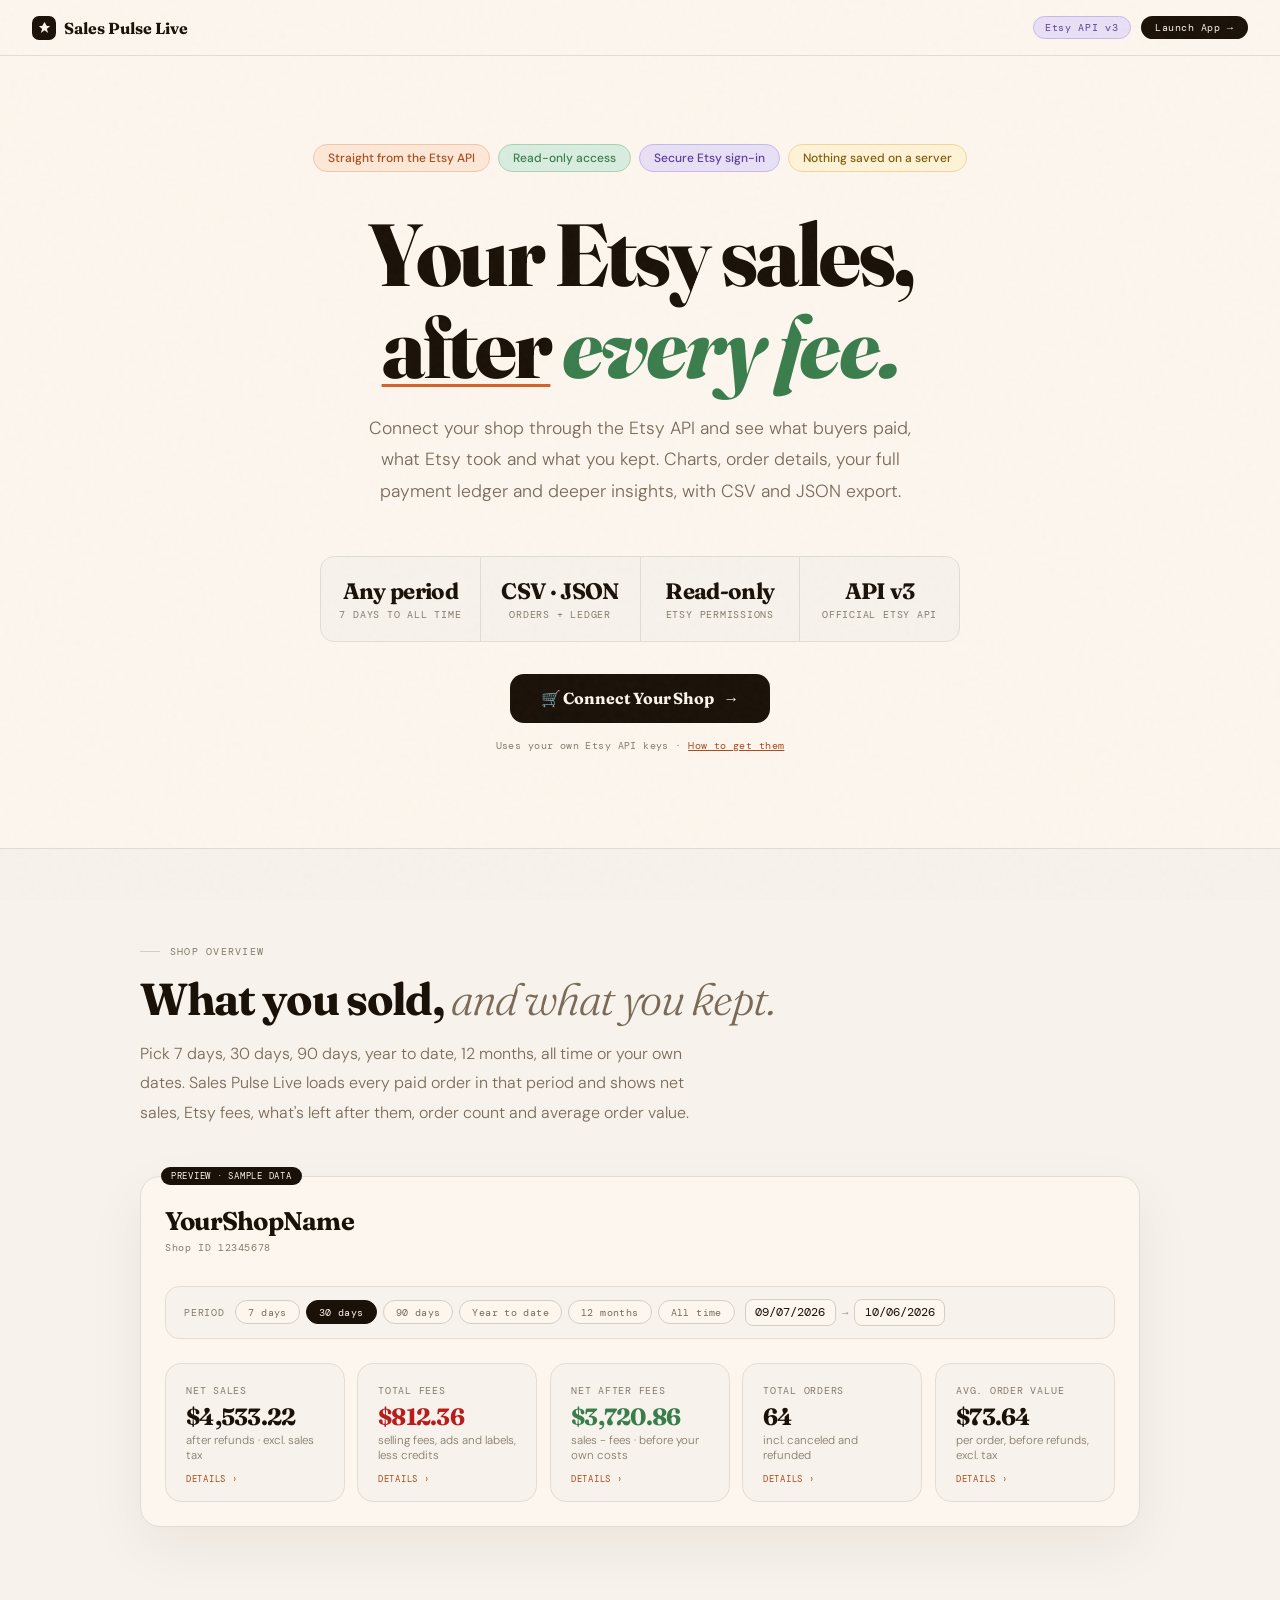
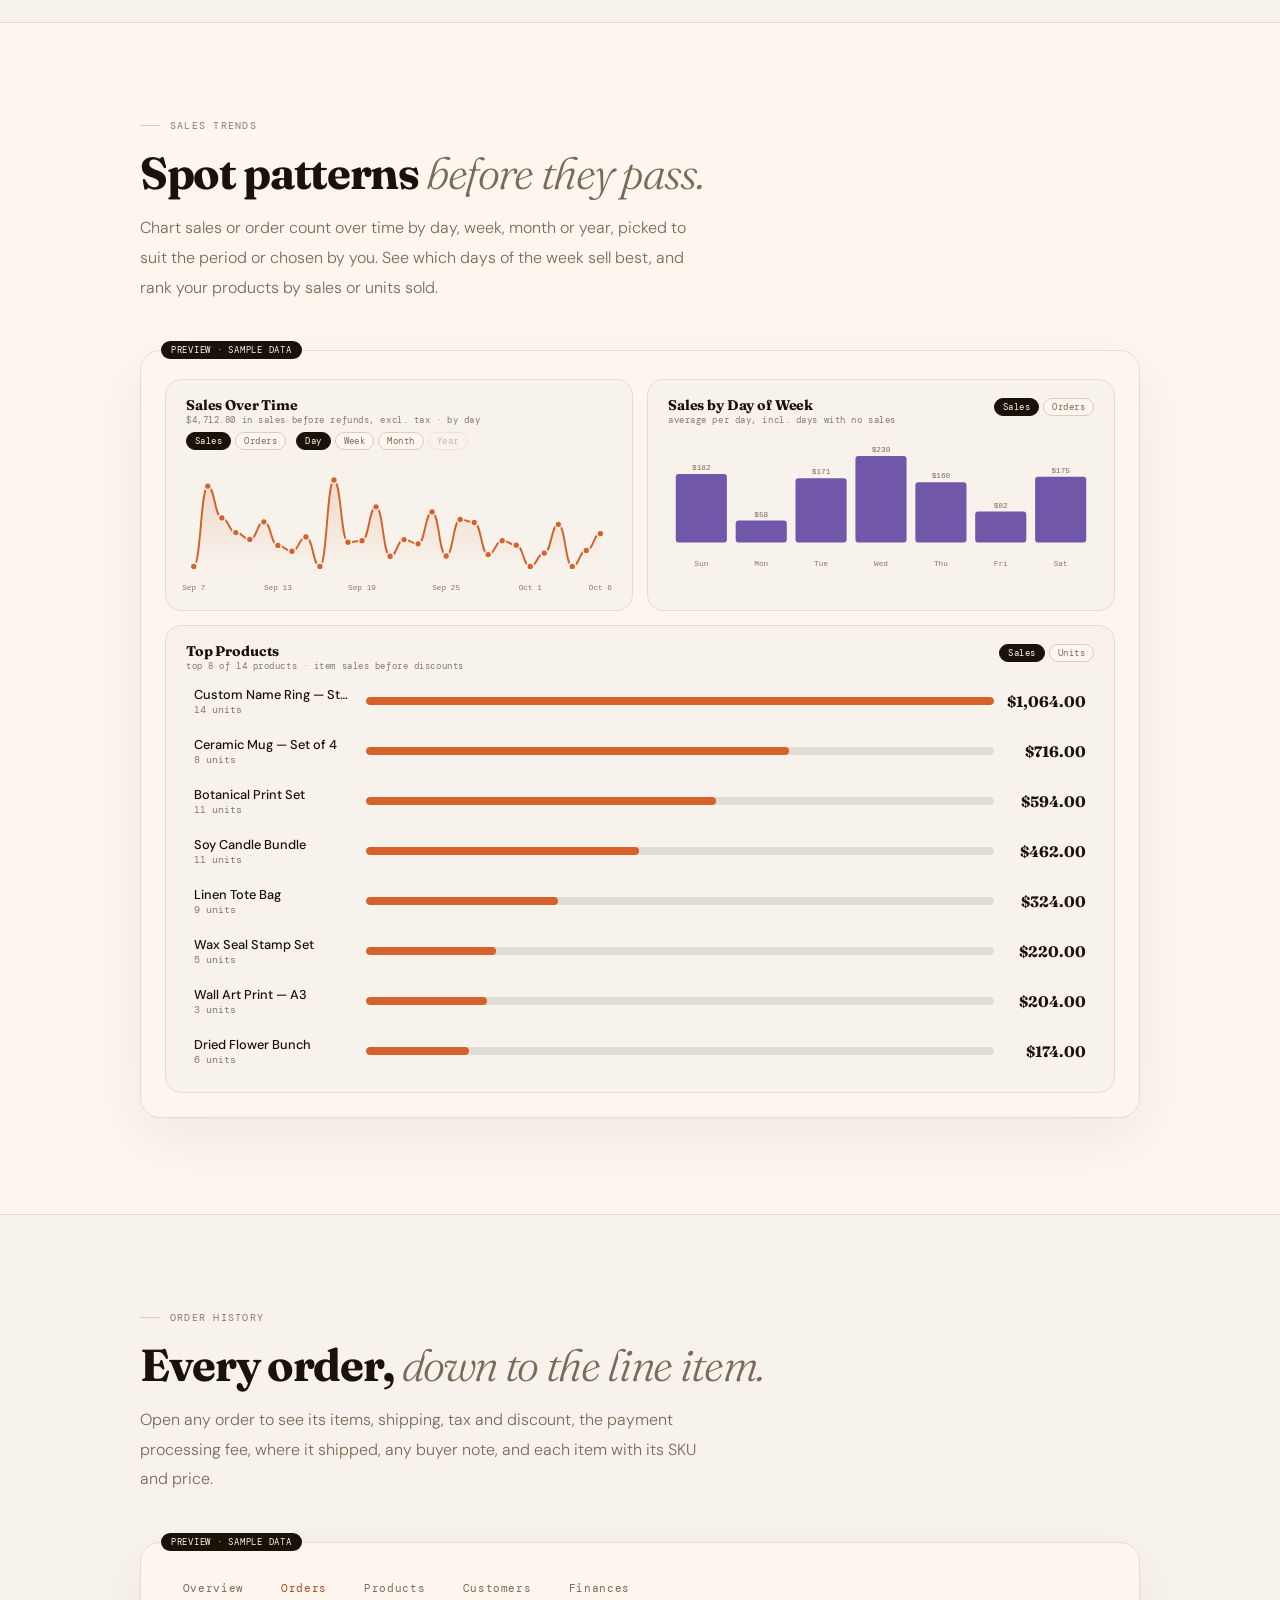
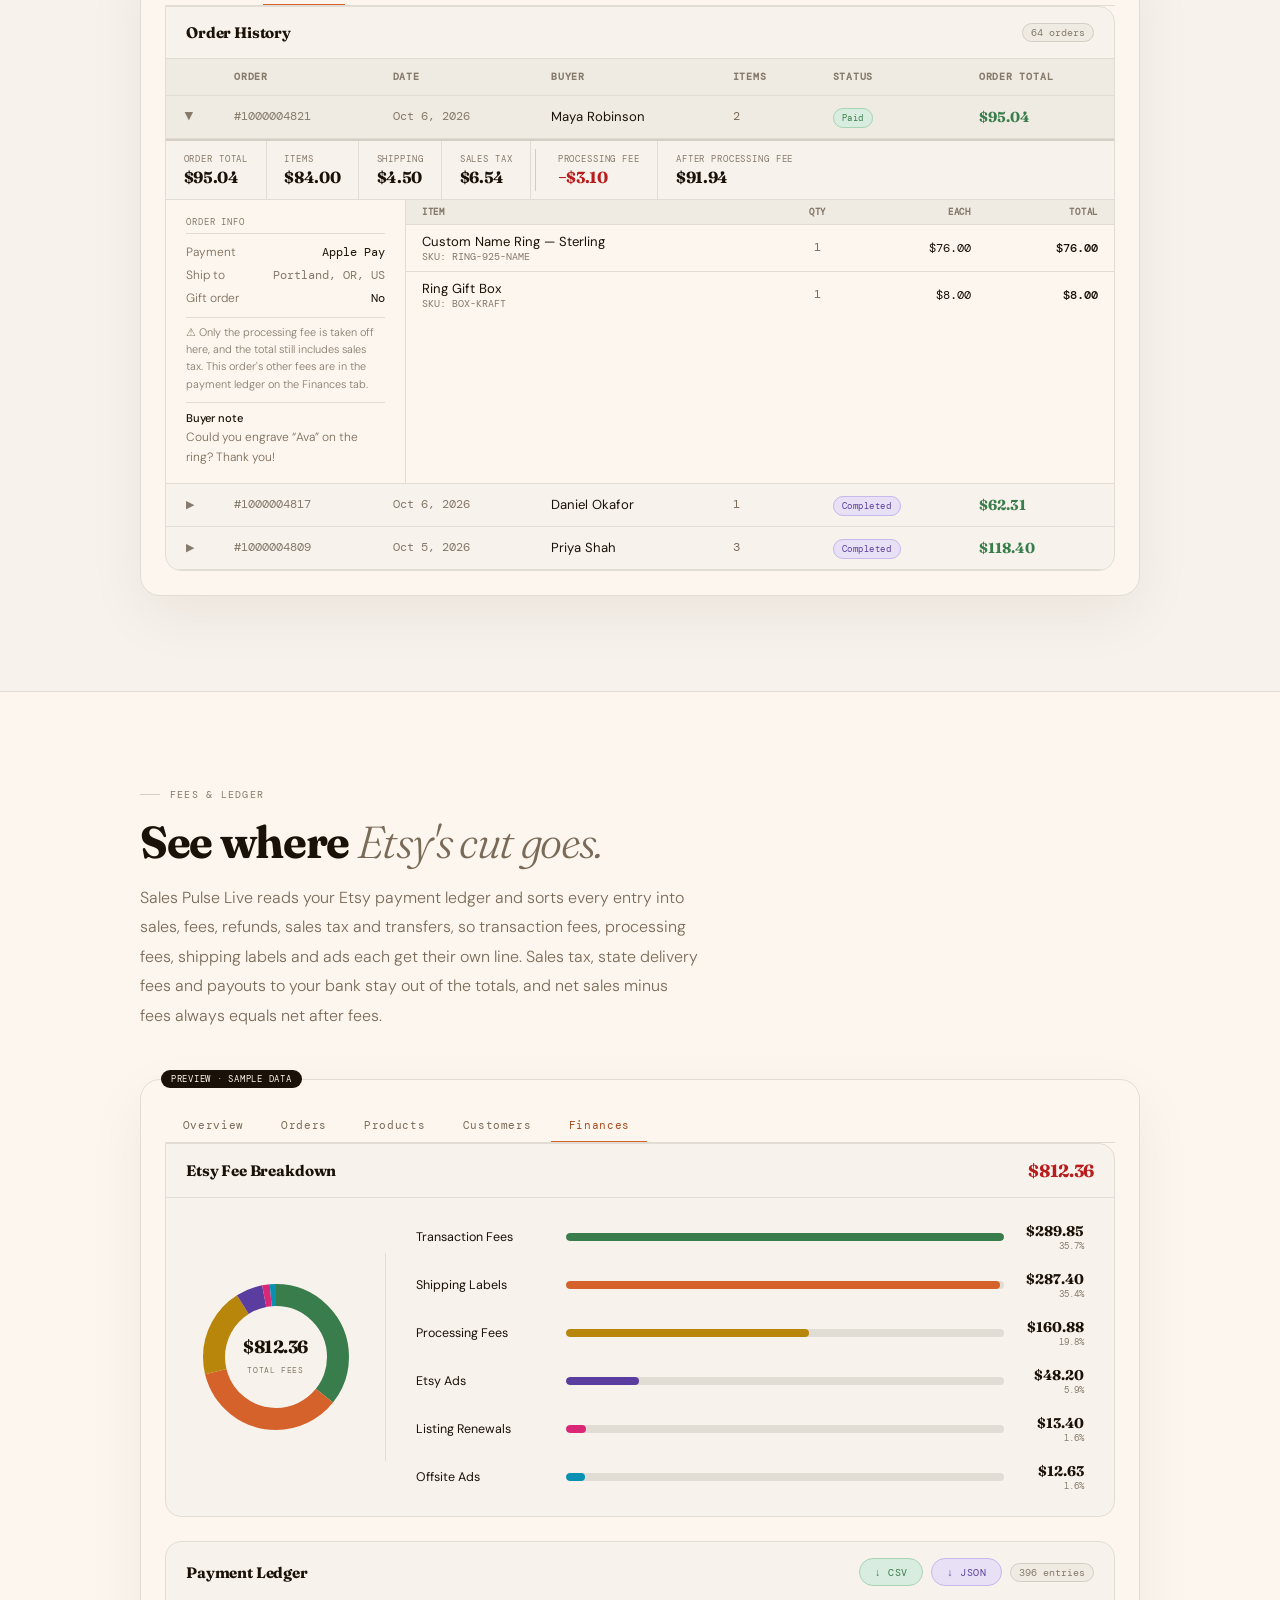
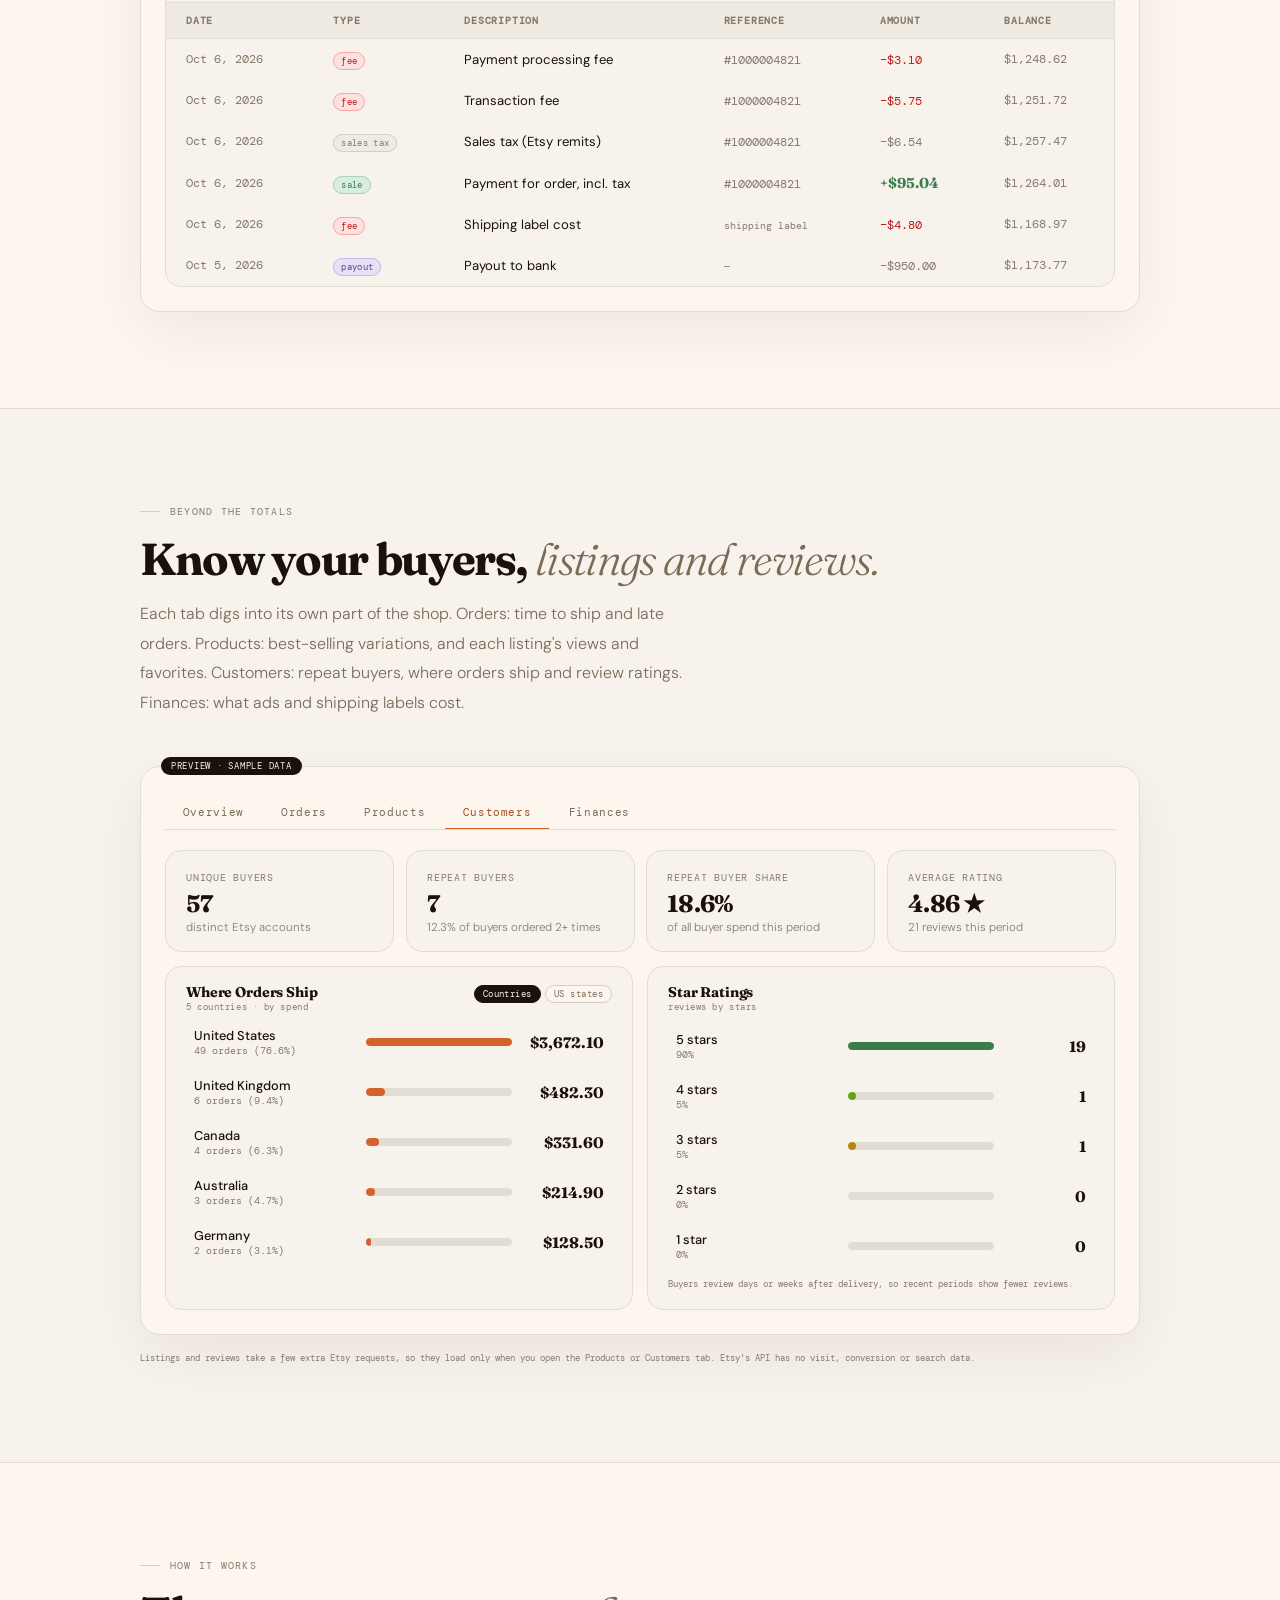
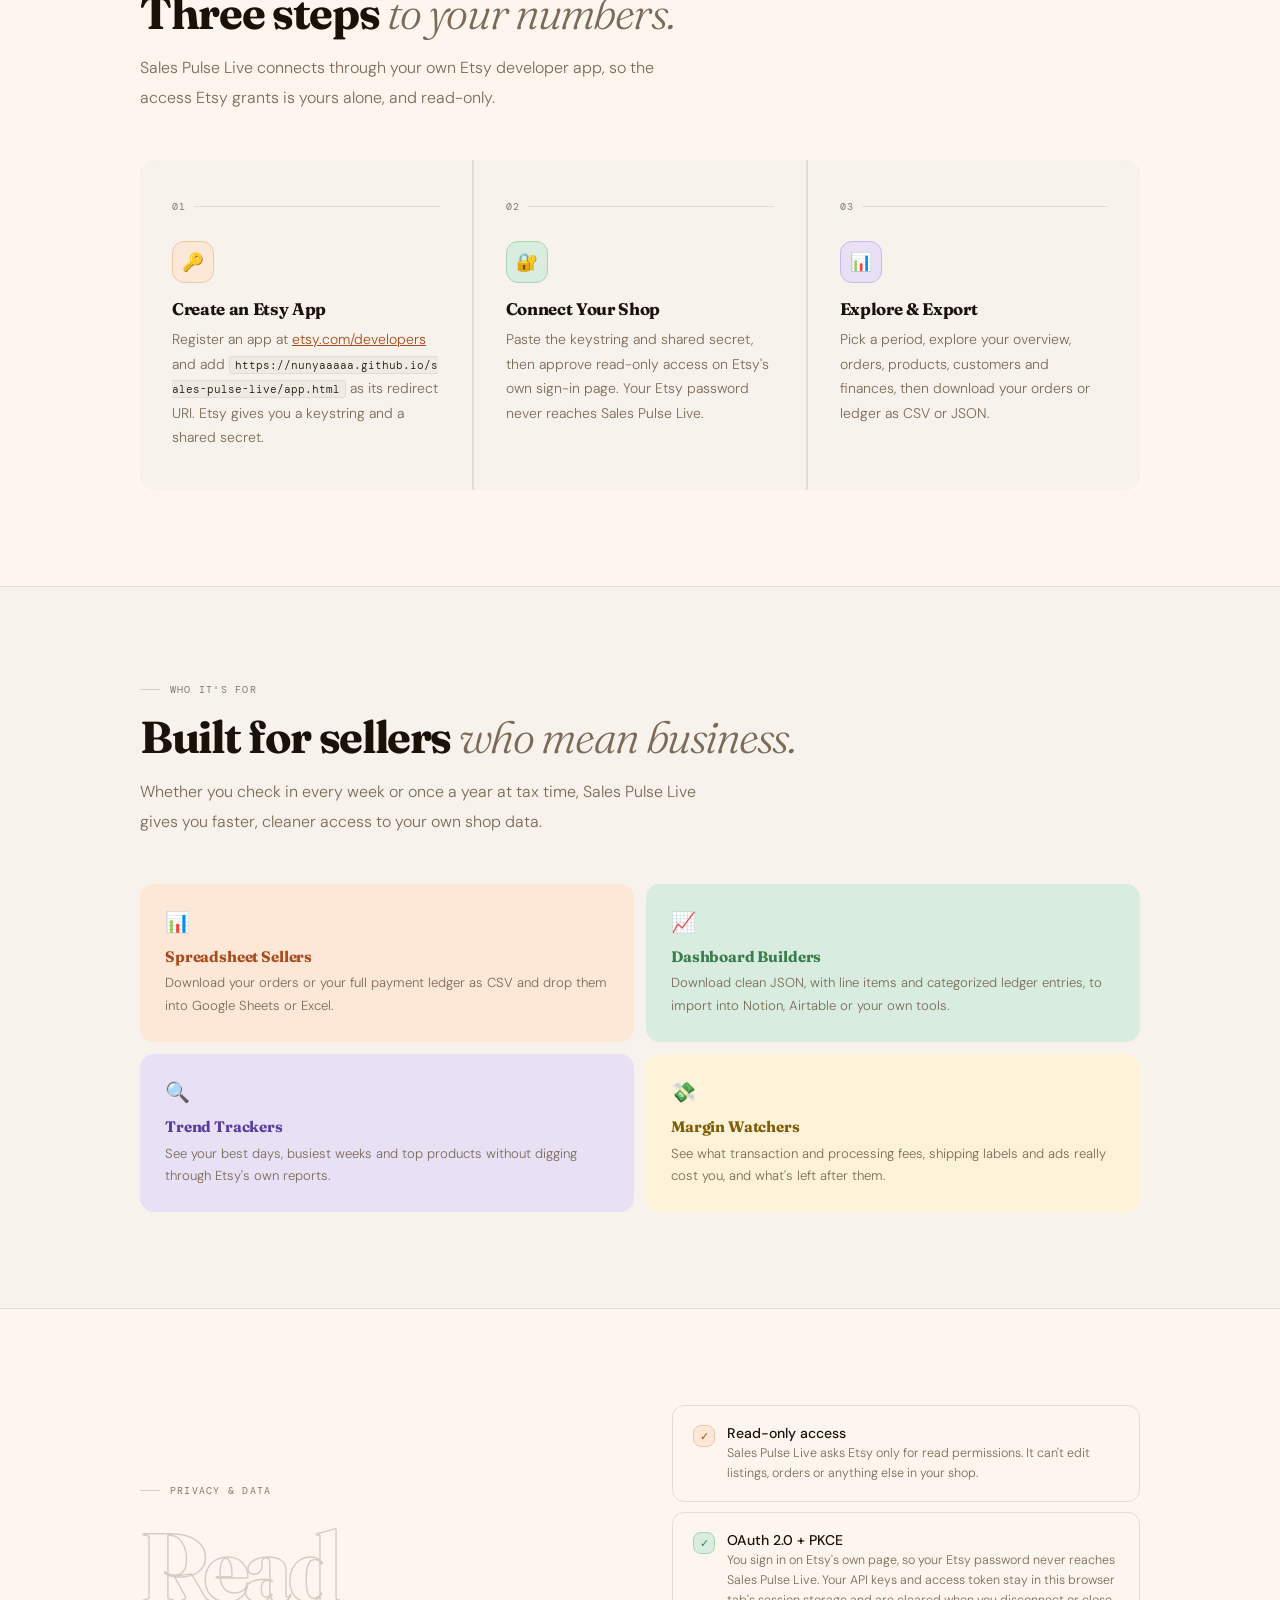
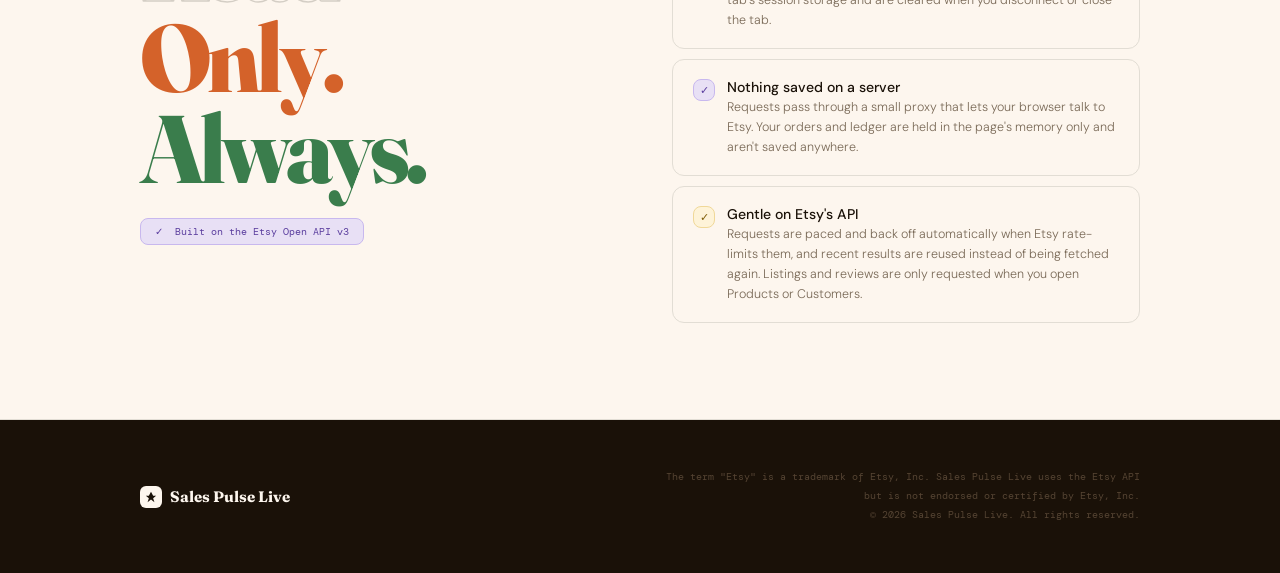
<file: index.html>
<!DOCTYPE html>
<html lang="en">
<head>
  <meta charset="UTF-8" />
  <meta name="viewport" content="width=device-width, initial-scale=1.0"/>
  <title>Sales Pulse Live — Your Etsy Sales After Every Fee</title>
  <meta name="description" content="Connect your Etsy shop with read-only access and see net sales, every Etsy fee and what's left after them for any period, plus customer, listing and review insights, with CSV and JSON export."/>
  <link href="https://fonts.googleapis.com/css2?family=DM+Mono:wght@400;500&family=Fraunces:ital,opsz,wght@0,9..144,300;0,9..144,700;0,9..144,800;1,9..144,300;1,9..144,700&family=DM+Sans:wght@300;400;500&display=swap" rel="stylesheet"/>
  <link rel="stylesheet" href="css/tokens.css"/>
  <!-- The dashboard's own stylesheet: shared nav, plus the components the previews below are built from -->
  <link rel="stylesheet" href="css/app.css"/>
  <style>
    body { overflow-x: hidden; }

    .pill-api { color: var(--purple); background: var(--purple-bg); border-color: var(--purple-bd); }
    @media (max-width: 480px) { .pill-api { display: none; } }

    /* HERO */
    .hero {
      position: relative; z-index: 1;
      background: var(--cream);
      padding: 9rem 2rem 6rem;
      text-align: center;
      border-bottom: 1px solid var(--border);
    }

    .hero-chips {
      display: flex; justify-content: center; gap: 8px; flex-wrap: wrap;
      margin-bottom: 2.25rem; opacity: 0; animation: fadeUp 0.7s ease forwards 0.1s;
    }

    .chip { font-size: 0.75rem; font-weight: 500; padding: 5px 14px; border-radius: 999px; border: 1px solid; }
    .chip-o { background: var(--orange-bg); color: var(--orange-ink); border-color: var(--orange-bd); }
    .chip-g { background: var(--green-bg);  color: var(--green);  border-color: var(--green-bd); }
    .chip-p { background: var(--purple-bg); color: var(--purple); border-color: var(--purple-bd); }
    .chip-gold { background: var(--gold-bg); color: var(--gold-ink); border-color: var(--gold-bd); }

    .hero h1 {
      font-family: 'Fraunces', serif;
      font-size: clamp(3rem, 7vw, 5.5rem); font-weight: 800;
      line-height: 1.05; letter-spacing: -0.03em; color: var(--ink);
      margin-bottom: 1.25rem; opacity: 0; animation: fadeUp 0.7s ease forwards 0.25s;
    }

    .hero h1 .ul {
      text-decoration: underline; text-decoration-color: var(--orange);
      text-underline-offset: 6px; text-decoration-thickness: 3px;
    }

    .hero h1 .gr { color: var(--green); font-style: italic; }

    .hero-sub {
      font-size: 1.1rem; font-weight: 300; color: var(--muted);
      line-height: 1.8; max-width: 560px; margin: 0 auto 3rem;
      opacity: 0; animation: fadeUp 0.7s ease forwards 0.4s;
    }

    .hero-stats {
      display: flex; justify-content: center;
      max-width: 640px; margin: 0 auto;
      border: 1px solid var(--border); border-radius: 14px;
      overflow: hidden; background: var(--offwhite);
      opacity: 0; animation: fadeUp 0.7s ease forwards 0.55s;
    }

    .h-stat { flex: 1; padding: 1.25rem 0.75rem; text-align: center; border-right: 1px solid var(--border); }
    .h-stat:last-child { border-right: none; }
    .h-stat-val { font-family: 'Fraunces', serif; font-size: 1.4rem; font-weight: 700; letter-spacing: -0.03em; color: var(--ink); white-space: nowrap; }
    .h-stat-lbl { font-family: 'DM Mono', monospace; font-size: 0.6rem; letter-spacing: 0.08em; color: var(--muted2); text-transform: uppercase; margin-top: 3px; }
    @media (max-width: 560px) {
      .hero-stats { flex-wrap: wrap; }
      .h-stat { flex: 1 1 50%; border-bottom: 1px solid var(--border); }
      .h-stat:nth-child(2n) { border-right: none; }
      .h-stat:nth-last-child(-n+2) { border-bottom: none; }
    }

    .hero-note {
      font-family: 'DM Mono', monospace; font-size: 0.65rem; letter-spacing: 0.04em;
      color: var(--muted2); margin-top: 1rem;
      opacity: 0; animation: fadeUp 0.7s ease forwards 0.8s;
    }
    .hero-note a { color: var(--orange-ink); }

    @keyframes fadeUp { from{opacity:0;transform:translateY(18px)} to{opacity:1;transform:translateY(0)} }

    /* SECTION */
    .section { padding: 6rem 2rem; border-bottom: 1px solid var(--border); }
    .section.off   { background: var(--offwhite); }
    .section.cream { background: var(--cream); }
    .section-inner { max-width: 1000px; margin: 0 auto; }
    @media (max-width: 560px) { .section { padding: 4rem 1rem; } }

    .section-eyebrow {
      display: flex; align-items: center; gap: 10px;
      font-family: 'DM Mono', monospace; font-size: 0.65rem;
      letter-spacing: 0.12em; text-transform: uppercase; color: var(--muted2);
      margin-bottom: 1rem;
    }
    .eyebrow-rule { width: 20px; height: 1px; background: var(--border2); }

    .section-title {
      font-family: 'Fraunces', serif;
      font-size: clamp(1.8rem, 3.5vw, 2.8rem); font-weight: 700;
      line-height: 1.1; letter-spacing: -0.03em; color: var(--ink); margin-bottom: 1rem;
    }
    .section-title em { font-style: italic; color: var(--muted); font-weight: 300; }

    .section-body { font-size: 1rem; font-weight: 300; color: var(--muted); line-height: 1.85; max-width: 560px; margin-bottom: 3rem; }

    /* PREVIEWS: static snapshots of the dashboard, built from its own classes in css/app.css */
    .preview {
      position: relative; background: var(--cream);
      border: 1px solid var(--border); border-radius: 20px;
      container-type: inline-size; /* the dashboard's grids lay out for the preview's width */
      padding: 1.75rem 1.5rem 1.5rem;
      box-shadow: 0 20px 60px rgba(26,17,8,0.06);
    }
    .preview, .preview * { cursor: default !important; }
    .preview > :last-child { margin-bottom: 0; }
    .preview-tag {
      position: absolute; top: -0.65rem; left: 1.25rem;
      font-family: 'DM Mono', monospace; font-size: 0.58rem; letter-spacing: 0.08em; text-transform: uppercase;
      background: var(--ink); color: var(--cream); padding: 3px 10px; border-radius: 999px;
    }
    .preview .fake-date {
      font-family: 'DM Mono', monospace; font-size: 0.72rem; color: var(--ink);
      background: var(--cream); border: 1px solid var(--border2);
      border-radius: 8px; padding: 0.3rem 0.6rem;
    }
    @media (max-width: 560px) { .preview { padding: 1.5rem 0.75rem 0.75rem; } }

    /* HOW IT WORKS */
    .steps-row {
      display: grid; grid-template-columns: repeat(3,1fr);
      gap: 1.5px; background: var(--border); border-radius: 16px; overflow: hidden;
    }
    @media (max-width: 640px) { .steps-row { grid-template-columns: 1fr; } }

    .step-box { background: var(--offwhite); padding: 2.5rem 2rem; transition: background 0.2s; }
    .step-box:hover { background: var(--paper); }

    .step-num {
      font-family: 'DM Mono', monospace; font-size: 0.62rem; letter-spacing: 0.12em;
      color: var(--muted2); margin-bottom: 1.75rem;
      display: flex; align-items: center; gap: 8px;
    }
    .step-num::after { content: ''; flex: 1; height: 1px; background: var(--border); }

    .step-icon {
      width: 42px; height: 42px; border-radius: 12px;
      display: flex; align-items: center; justify-content: center;
      font-size: 1.1rem; margin-bottom: 1rem;
    }
    .step-icon.o { background: var(--orange-bg); border: 1px solid var(--orange-bd); }
    .step-icon.g { background: var(--green-bg);  border: 1px solid var(--green-bd); }
    .step-icon.p { background: var(--purple-bg); border: 1px solid var(--purple-bd); }

    .step-box h3 { font-family: 'Fraunces', serif; font-size: 1.05rem; font-weight: 700; letter-spacing: -0.02em; margin-bottom: 0.5rem; color: var(--ink); }
    .step-box p  { font-size: 0.875rem; color: var(--muted); line-height: 1.75; font-weight: 300; }
    .step-box a  { color: var(--orange-ink); }
    .step-box code {
      font-family: 'DM Mono', monospace; font-size: 0.7rem; color: var(--ink);
      background: var(--paper); border: 1px solid var(--border); border-radius: 4px;
      padding: 1px 5px; word-break: break-all;
    }

    /* WHO IT'S FOR */
    .for-grid { display: grid; grid-template-columns: repeat(2,1fr); gap: 12px; }
    @media (max-width: 560px) { .for-grid { grid-template-columns: 1fr; } }

    .for-card { border-radius: 14px; padding: 1.5rem; border: 1px solid transparent; transition: border-color 0.2s; }
    .for-card:hover { border-color: var(--border); }
    .for-card.o    { background: var(--orange-bg); }
    .for-card.g    { background: var(--green-bg); }
    .for-card.p    { background: var(--purple-bg); }
    .for-card.gold { background: var(--gold-bg); }

    .for-card-icon { font-size: 1.25rem; margin-bottom: 0.75rem; }
    .for-card h3 { font-family: 'Fraunces', serif; font-size: 0.95rem; font-weight: 700; letter-spacing: -0.01em; margin-bottom: 0.4rem; }
    .for-card.o h3    { color: var(--orange-ink); }
    .for-card.g h3    { color: var(--green); }
    .for-card.p h3    { color: var(--purple); }
    .for-card.gold h3 { color: var(--gold-ink); }
    .for-card p { font-size: 0.82rem; color: var(--muted); line-height: 1.7; font-weight: 300; }

    /* PRIVACY */
    .privacy-grid { display: grid; grid-template-columns: 1fr 1fr; gap: 4rem; align-items: center; }
    @media (max-width: 700px) { .privacy-grid { grid-template-columns: 1fr; gap: 2rem; } }

    .big-word { font-family: 'Fraunces', serif; font-size: clamp(3.5rem, 8vw, 6rem); font-weight: 800; line-height: 0.95; letter-spacing: -0.05em; }
    .big-word .outline { -webkit-text-stroke: 1.5px var(--border2); color: transparent; display: block; }
    .big-word .filled  { color: var(--orange); display: block; }
    .big-word .filled2 { color: var(--green);  display: block; }

    .privacy-checks { display: flex; flex-direction: column; gap: 10px; }

    .priv-item {
      display: flex; align-items: flex-start; gap: 12px;
      padding: 1.1rem 1.25rem; background: var(--cream);
      border: 1px solid var(--border); border-radius: 12px; transition: border-color 0.2s;
    }
    .priv-item:hover { border-color: var(--border2); }

    .priv-check {
      width: 22px; height: 22px; flex-shrink: 0;
      border-radius: 8px; display: flex; align-items: center;
      justify-content: center; font-size: 0.7rem; margin-top: 1px;
    }
    .priv-check.o    { background: var(--orange-bg); border: 1px solid var(--orange-bd); color: var(--orange-ink); }
    .priv-check.g    { background: var(--green-bg);  border: 1px solid var(--green-bd);  color: var(--green); }
    .priv-check.p    { background: var(--purple-bg); border: 1px solid var(--purple-bd); color: var(--purple); }
    .priv-check.gold { background: var(--gold-bg);   border: 1px solid var(--gold-bd);   color: var(--gold-ink); }

    .priv-text strong { display: block; font-size: 0.88rem; font-weight: 500; color: var(--ink); margin-bottom: 2px; }
    .priv-text p { font-size: 0.78rem; color: var(--muted); line-height: 1.6; font-weight: 300; }

    /* FOOTER */
    footer { background: var(--ink); padding: 3rem 2rem; }
    .footer-inner { max-width: 1000px; margin: 0 auto; display: flex; align-items: center; justify-content: space-between; gap: 2rem; flex-wrap: wrap; }

    .footer-logo { font-family: 'Fraunces', serif; font-size: 0.95rem; font-weight: 700; color: var(--cream); display: flex; align-items: center; gap: 8px; }
    .footer-logo-mark { width: 22px; height: 22px; border-radius: 6px; background: var(--cream); display: flex; align-items: center; justify-content: center; }
    .footer-logo-mark svg { width: 12px; height: 12px; fill: var(--ink); }

    .footer-disclaimer { font-family: 'DM Mono', monospace; font-size: 0.62rem; color: #554433; line-height: 1.9; text-align: right; max-width: 480px; }
    @media (max-width: 640px) { .footer-inner { flex-direction: column; } .footer-disclaimer { text-align: left; } }

    /* CTA BUTTON */
    .nav-cta {
      font-family: 'DM Mono', monospace; font-size: 0.65rem; letter-spacing: 0.05em;
      padding: 0.32rem 0.9rem; border-radius: 999px;
      background: var(--ink); color: var(--cream);
      border: none; cursor: pointer; text-decoration: none; white-space: nowrap;
      display: inline-flex; align-items: center; gap: 5px;
      transition: background 0.2s;
    }
    .nav-cta:hover { background: var(--ink2); }

    .hero-cta {
      display: inline-flex; align-items: center; gap: 0.6rem;
      margin-top: 2rem;
      padding: 0.9rem 1.9rem;
      background: var(--ink); color: var(--cream);
      font-family: 'Fraunces', serif; font-size: 1rem; font-weight: 700;
      letter-spacing: -0.01em; border: none; border-radius: 14px;
      cursor: pointer; text-decoration: none;
      transition: background 0.2s, transform 0.15s;
      opacity: 0; animation: fadeUp 0.7s ease forwards 0.7s;
    }
    .hero-cta:hover { background: var(--ink2); transform: translateY(-1px); }
    .hero-cta:active { transform: scale(0.99); }
    .hero-cta-arrow { transition: transform 0.2s; }
    .hero-cta:hover .hero-cta-arrow { transform: translateX(3px); }

    /* SCROLL REVEAL */
    .reveal { opacity: 0; transform: translateY(20px); transition: opacity 0.65s ease, transform 0.65s ease; }
    .reveal.visible { opacity: 1; transform: translateY(0); }

    @media (prefers-reduced-motion: reduce) {
      .reveal, .hero *, .hero-note { opacity: 1 !important; transform: none !important; transition: none !important; animation: none !important; }
    }

    ::-webkit-scrollbar { width: 5px; }
    ::-webkit-scrollbar-track { background: var(--cream); }
    ::-webkit-scrollbar-thumb { background: var(--border2); border-radius: 3px; }
  </style>
</head>
<body>

  <!-- NAV (same markup and styles as app.html) -->
  <nav>
    <a href="index.html" class="logo">
      <div class="logo-mark">
        <svg viewBox="0 0 14 14" aria-hidden="true" focusable="false"><path d="M7 1L9.5 5.5H13L9.5 8.5L11 13L7 10L3 13L4.5 8.5L1 5.5H4.5Z"/></svg>
      </div>
      Sales Pulse Live
    </a>
    <div class="nav-right">
      <div class="nav-pill pill-api">Etsy API v3</div>
      <a href="app.html" class="nav-cta">Launch App →</a>
    </div>
  </nav>

  <!-- HERO -->
  <div class="hero">
    <div class="hero-chips">
      <div class="chip chip-o">Straight from the Etsy API</div>
      <div class="chip chip-g">Read-only access</div>
      <div class="chip chip-p">Secure Etsy sign-in</div>
      <div class="chip chip-gold">Nothing saved on a server</div>
    </div>
    <h1>Your Etsy sales,<br><span class="ul">after</span> <span class="gr">every fee.</span></h1>
    <p class="hero-sub">
      Connect your shop through the Etsy API and see what buyers paid, what Etsy took and what you kept. Charts, order details, your full payment ledger and deeper insights, with CSV and JSON export.
    </p>
    <div class="hero-stats">
      <div class="h-stat"><div class="h-stat-val">Any period</div><div class="h-stat-lbl">7 days to all time</div></div>
      <div class="h-stat"><div class="h-stat-val">CSV · JSON</div><div class="h-stat-lbl">Orders + ledger</div></div>
      <div class="h-stat"><div class="h-stat-val">Read-only</div><div class="h-stat-lbl">Etsy permissions</div></div>
      <div class="h-stat"><div class="h-stat-val">API v3</div><div class="h-stat-lbl">Official Etsy API</div></div>
    </div>
    <div style="opacity:0;animation:fadeUp 0.7s ease forwards 0.7s">
      <a href="app.html" class="hero-cta">
        🛒 Connect Your Shop <span class="hero-cta-arrow">→</span>
      </a>
    </div>
    <p class="hero-note">Uses your own Etsy API keys · <a href="#how">How to get them</a></p>
  </div>

  <!-- OVERVIEW -->
  <div class="section off">
    <div class="section-inner">
      <div class="section-eyebrow reveal"><div class="eyebrow-rule"></div> Shop Overview</div>
      <h2 class="section-title reveal">What you sold, <em>and what you kept.</em></h2>
      <p class="section-body reveal">Pick 7 days, 30 days, 90 days, year to date, 12 months, all time or your own dates. Sales Pulse Live loads every paid order in that period and shows net sales, Etsy fees, what's left after them, order count and average order value.</p>
      <div class="preview reveal" role="img" aria-label="Dashboard preview with sample data: 30 days selected, net sales $4,533.22, fees $812.36, net after fees $3,720.86, 64 orders, average order value $73.64.">
        <div class="preview-tag">Preview · sample data</div>
        <div class="dash-header">
          <div>
            <div class="dash-shop-name">YourShopName</div>
            <div class="dash-shop-sub">Shop ID 12345678</div>
          </div>
        </div>
        <div class="date-filter-bar">
          <span class="date-filter-label">Period</span>
          <div class="preset-chips">
            <span class="preset-chip">7 days</span>
            <span class="preset-chip active">30 days</span>
            <span class="preset-chip">90 days</span>
            <span class="preset-chip">Year to date</span>
            <span class="preset-chip">12 months</span>
            <span class="preset-chip">All time</span>
          </div>
          <div class="date-range-inputs">
            <span class="fake-date">09/07/2026</span>
            <span class="date-range-dash">→</span>
            <span class="fake-date">10/06/2026</span>
          </div>
        </div>
        <div class="kpi-row">
          <div class="kpi-card">
            <div class="kpi-label">Net Sales</div>
            <div class="kpi-val">$4,533.22</div>
            <div class="kpi-sub">after refunds · excl. sales tax</div>
            <div class="drill-cue" aria-hidden="true">Details ›</div>
          </div>
          <div class="kpi-card">
            <div class="kpi-label">Total Fees</div>
            <div class="kpi-val red">$812.36</div>
            <div class="kpi-sub">selling fees, ads and labels, less credits</div>
            <div class="drill-cue" aria-hidden="true">Details ›</div>
          </div>
          <div class="kpi-card">
            <div class="kpi-label">Net after Fees</div>
            <div class="kpi-val green">$3,720.86</div>
            <div class="kpi-sub">sales − fees · before your own costs</div>
            <div class="drill-cue" aria-hidden="true">Details ›</div>
          </div>
          <div class="kpi-card">
            <div class="kpi-label">Total Orders</div>
            <div class="kpi-val">64</div>
            <div class="kpi-sub">incl. canceled and refunded</div>
            <div class="drill-cue" aria-hidden="true">Details ›</div>
          </div>
          <div class="kpi-card">
            <div class="kpi-label">Avg. Order Value</div>
            <div class="kpi-val">$73.64</div>
            <div class="kpi-sub">per order, before refunds, excl. tax</div>
            <div class="drill-cue" aria-hidden="true">Details ›</div>
          </div>
        </div>
      </div>
    </div>
  </div>

  <!-- TRENDS -->
  <div class="section cream">
    <div class="section-inner">
      <div class="section-eyebrow reveal"><div class="eyebrow-rule"></div> Sales Trends</div>
      <h2 class="section-title reveal">Spot patterns <em>before they pass.</em></h2>
      <p class="section-body reveal">Chart sales or order count over time by day, week, month or year, picked to suit the period or chosen by you. See which days of the week sell best, and rank your products by sales or units sold.</p>
      <div class="preview reveal" role="img" aria-label="Chart preview with sample data: daily sales over 30 days, average sales by day of week, and the top eight products by item sales.">
        <div class="preview-tag">Preview · sample data</div>
        <div class="order-charts-grid">
          <div class="ochart-panel">
            <div class="ochart-header">
              <div>
                <div class="ochart-title">Sales Over Time</div>
                <div class="ochart-subtitle">$4,712.80 in sales before refunds, excl. tax · by day</div>
              </div>
              <div class="ochart-controls">
                <div class="ochart-toggle">
                  <span class="ochart-toggle-btn active">Sales</span>
                  <span class="ochart-toggle-btn">Orders</span>
                </div>
                <div class="ochart-toggle">
                  <span class="ochart-toggle-btn active">Day</span>
                  <span class="ochart-toggle-btn">Week</span>
                  <span class="ochart-toggle-btn">Month</span>
                  <span class="ochart-toggle-btn" style="opacity:0.4">Year</span>
                </div>
              </div>
            </div>
            <div class="ochart-canvas">
              <svg class="ochart-svg" viewBox="0 0 440 140" aria-hidden="true"><defs><linearGradient id="pv-rev" x1="0" y1="0" x2="0" y2="1"><stop offset="0%" stop-color="#d4622a" stop-opacity="0.18"/><stop offset="100%" stop-color="#d4622a" stop-opacity="0"/></linearGradient></defs><path d="M 8.0 112.0 C 15.2 112.0, 15.2 29.1, 22.5 29.1 C 29.7 29.1, 29.7 61.9, 37.0 61.9 C 44.2 61.9, 44.2 77.0, 51.4 77.0 C 58.7 77.0, 58.7 84.1, 65.9 84.1 C 73.2 84.1, 73.2 65.9, 80.4 65.9 C 87.7 65.9, 87.7 90.3, 94.9 90.3 C 102.1 90.3, 102.1 96.3, 109.4 96.3 C 116.6 96.3, 116.6 81.5, 123.9 81.5 C 131.1 81.5, 131.1 112.0, 138.3 112.0 C 145.6 112.0, 145.6 22.7, 152.8 22.7 C 160.1 22.7, 160.1 87.0, 167.3 87.0 C 174.6 87.0, 174.6 85.4, 181.8 85.4 C 189.0 85.4, 189.0 50.4, 196.3 50.4 C 203.5 50.4, 203.5 101.5, 210.8 101.5 C 218.0 101.5, 218.0 84.3, 225.2 84.3 C 232.5 84.3, 232.5 88.7, 239.7 88.7 C 247.0 88.7, 247.0 55.7, 254.2 55.7 C 261.4 55.7, 261.4 101.2, 268.7 101.2 C 275.9 101.2, 275.9 63.5, 283.2 63.5 C 290.4 63.5, 290.4 66.6, 297.7 66.6 C 304.9 66.6, 304.9 99.8, 312.1 99.8 C 319.4 99.8, 319.4 85.4, 326.6 85.4 C 333.9 85.4, 333.9 90.0, 341.1 90.0 C 348.3 90.0, 348.3 112.0, 355.6 112.0 C 362.8 112.0, 362.8 98.2, 370.1 98.2 C 377.3 98.2, 377.3 68.5, 384.6 68.5 C 391.8 68.5, 391.8 112.0, 399.0 112.0 C 406.3 112.0, 406.3 95.5, 413.5 95.5 C 420.8 95.5, 420.8 78.2, 428.0 78.2 L 428.0 112.0 L 8.0 112.0 Z" fill="url(#pv-rev)"/><path d="M 8.0 112.0 C 15.2 112.0, 15.2 29.1, 22.5 29.1 C 29.7 29.1, 29.7 61.9, 37.0 61.9 C 44.2 61.9, 44.2 77.0, 51.4 77.0 C 58.7 77.0, 58.7 84.1, 65.9 84.1 C 73.2 84.1, 73.2 65.9, 80.4 65.9 C 87.7 65.9, 87.7 90.3, 94.9 90.3 C 102.1 90.3, 102.1 96.3, 109.4 96.3 C 116.6 96.3, 116.6 81.5, 123.9 81.5 C 131.1 81.5, 131.1 112.0, 138.3 112.0 C 145.6 112.0, 145.6 22.7, 152.8 22.7 C 160.1 22.7, 160.1 87.0, 167.3 87.0 C 174.6 87.0, 174.6 85.4, 181.8 85.4 C 189.0 85.4, 189.0 50.4, 196.3 50.4 C 203.5 50.4, 203.5 101.5, 210.8 101.5 C 218.0 101.5, 218.0 84.3, 225.2 84.3 C 232.5 84.3, 232.5 88.7, 239.7 88.7 C 247.0 88.7, 247.0 55.7, 254.2 55.7 C 261.4 55.7, 261.4 101.2, 268.7 101.2 C 275.9 101.2, 275.9 63.5, 283.2 63.5 C 290.4 63.5, 290.4 66.6, 297.7 66.6 C 304.9 66.6, 304.9 99.8, 312.1 99.8 C 319.4 99.8, 319.4 85.4, 326.6 85.4 C 333.9 85.4, 333.9 90.0, 341.1 90.0 C 348.3 90.0, 348.3 112.0, 355.6 112.0 C 362.8 112.0, 362.8 98.2, 370.1 98.2 C 377.3 98.2, 377.3 68.5, 384.6 68.5 C 391.8 68.5, 391.8 112.0, 399.0 112.0 C 406.3 112.0, 406.3 95.5, 413.5 95.5 C 420.8 95.5, 420.8 78.2, 428.0 78.2" fill="none" stroke="#d4622a" stroke-width="2" stroke-linecap="round" stroke-linejoin="round"/><text x="8.0" y="136" text-anchor="middle" font-family="monospace" font-size="8" fill="var(--muted2)">Sep 7</text><text x="94.9" y="136" text-anchor="middle" font-family="monospace" font-size="8" fill="var(--muted2)">Sep 13</text><text x="181.8" y="136" text-anchor="middle" font-family="monospace" font-size="8" fill="var(--muted2)">Sep 19</text><text x="268.7" y="136" text-anchor="middle" font-family="monospace" font-size="8" fill="var(--muted2)">Sep 25</text><text x="355.6" y="136" text-anchor="middle" font-family="monospace" font-size="8" fill="var(--muted2)">Oct 1</text><text x="428.0" y="136" text-anchor="middle" font-family="monospace" font-size="8" fill="var(--muted2)">Oct 6</text><circle cx="8.0" cy="112.0" r="3.5" fill="#d4622a" stroke="var(--offwhite)" stroke-width="1.5"/><circle cx="22.5" cy="29.1" r="3.5" fill="#d4622a" stroke="var(--offwhite)" stroke-width="1.5"/><circle cx="37.0" cy="61.9" r="3.5" fill="#d4622a" stroke="var(--offwhite)" stroke-width="1.5"/><circle cx="51.4" cy="77.0" r="3.5" fill="#d4622a" stroke="var(--offwhite)" stroke-width="1.5"/><circle cx="65.9" cy="84.1" r="3.5" fill="#d4622a" stroke="var(--offwhite)" stroke-width="1.5"/><circle cx="80.4" cy="65.9" r="3.5" fill="#d4622a" stroke="var(--offwhite)" stroke-width="1.5"/><circle cx="94.9" cy="90.3" r="3.5" fill="#d4622a" stroke="var(--offwhite)" stroke-width="1.5"/><circle cx="109.4" cy="96.3" r="3.5" fill="#d4622a" stroke="var(--offwhite)" stroke-width="1.5"/><circle cx="123.9" cy="81.5" r="3.5" fill="#d4622a" stroke="var(--offwhite)" stroke-width="1.5"/><circle cx="138.3" cy="112.0" r="3.5" fill="#d4622a" stroke="var(--offwhite)" stroke-width="1.5"/><circle cx="152.8" cy="22.7" r="3.5" fill="#d4622a" stroke="var(--offwhite)" stroke-width="1.5"/><circle cx="167.3" cy="87.0" r="3.5" fill="#d4622a" stroke="var(--offwhite)" stroke-width="1.5"/><circle cx="181.8" cy="85.4" r="3.5" fill="#d4622a" stroke="var(--offwhite)" stroke-width="1.5"/><circle cx="196.3" cy="50.4" r="3.5" fill="#d4622a" stroke="var(--offwhite)" stroke-width="1.5"/><circle cx="210.8" cy="101.5" r="3.5" fill="#d4622a" stroke="var(--offwhite)" stroke-width="1.5"/><circle cx="225.2" cy="84.3" r="3.5" fill="#d4622a" stroke="var(--offwhite)" stroke-width="1.5"/><circle cx="239.7" cy="88.7" r="3.5" fill="#d4622a" stroke="var(--offwhite)" stroke-width="1.5"/><circle cx="254.2" cy="55.7" r="3.5" fill="#d4622a" stroke="var(--offwhite)" stroke-width="1.5"/><circle cx="268.7" cy="101.2" r="3.5" fill="#d4622a" stroke="var(--offwhite)" stroke-width="1.5"/><circle cx="283.2" cy="63.5" r="3.5" fill="#d4622a" stroke="var(--offwhite)" stroke-width="1.5"/><circle cx="297.7" cy="66.6" r="3.5" fill="#d4622a" stroke="var(--offwhite)" stroke-width="1.5"/><circle cx="312.1" cy="99.8" r="3.5" fill="#d4622a" stroke="var(--offwhite)" stroke-width="1.5"/><circle cx="326.6" cy="85.4" r="3.5" fill="#d4622a" stroke="var(--offwhite)" stroke-width="1.5"/><circle cx="341.1" cy="90.0" r="3.5" fill="#d4622a" stroke="var(--offwhite)" stroke-width="1.5"/><circle cx="355.6" cy="112.0" r="3.5" fill="#d4622a" stroke="var(--offwhite)" stroke-width="1.5"/><circle cx="370.1" cy="98.2" r="3.5" fill="#d4622a" stroke="var(--offwhite)" stroke-width="1.5"/><circle cx="384.6" cy="68.5" r="3.5" fill="#d4622a" stroke="var(--offwhite)" stroke-width="1.5"/><circle cx="399.0" cy="112.0" r="3.5" fill="#d4622a" stroke="var(--offwhite)" stroke-width="1.5"/><circle cx="413.5" cy="95.5" r="3.5" fill="#d4622a" stroke="var(--offwhite)" stroke-width="1.5"/><circle cx="428.0" cy="78.2" r="3.5" fill="#d4622a" stroke="var(--offwhite)" stroke-width="1.5"/></svg>
            </div>
          </div>
          <div class="ochart-panel">
            <div class="ochart-header">
              <div>
                <div class="ochart-title">Sales by Day of Week</div>
                <div class="ochart-subtitle">average per day, incl. days with no sales</div>
              </div>
              <div class="ochart-toggle">
                <span class="ochart-toggle-btn active">Sales</span>
                <span class="ochart-toggle-btn">Orders</span>
              </div>
            </div>
            <div class="ochart-canvas">
              <svg class="ochart-svg" viewBox="0 0 440 140" aria-hidden="true"><rect x="8.0" y="41.4" width="52.8" height="70.6" rx="3" fill="#5a3d9e" opacity="0.85"/><text x="34.4" y="37.4" text-anchor="middle" font-family="monospace" font-size="8" fill="var(--muted)">$182</text><text x="34.4" y="136" text-anchor="middle" font-family="monospace" font-size="8" fill="var(--muted2)">Sun</text><rect x="69.9" y="89.4" width="52.8" height="22.6" rx="3" fill="#5a3d9e" opacity="0.85"/><text x="96.3" y="85.4" text-anchor="middle" font-family="monospace" font-size="8" fill="var(--muted)">$58</text><text x="96.3" y="136" text-anchor="middle" font-family="monospace" font-size="8" fill="var(--muted2)">Mon</text><rect x="131.7" y="45.7" width="52.8" height="66.3" rx="3" fill="#5a3d9e" opacity="0.85"/><text x="158.1" y="41.7" text-anchor="middle" font-family="monospace" font-size="8" fill="var(--muted)">$171</text><text x="158.1" y="136" text-anchor="middle" font-family="monospace" font-size="8" fill="var(--muted2)">Tue</text><rect x="193.6" y="22.7" width="52.8" height="89.3" rx="3" fill="#5a3d9e" opacity="0.85"/><text x="220.0" y="18.7" text-anchor="middle" font-family="monospace" font-size="8" fill="var(--muted)">$230</text><text x="220.0" y="136" text-anchor="middle" font-family="monospace" font-size="8" fill="var(--muted2)">Wed</text><rect x="255.5" y="49.9" width="52.8" height="62.1" rx="3" fill="#5a3d9e" opacity="0.85"/><text x="281.9" y="45.9" text-anchor="middle" font-family="monospace" font-size="8" fill="var(--muted)">$160</text><text x="281.9" y="136" text-anchor="middle" font-family="monospace" font-size="8" fill="var(--muted2)">Thu</text><rect x="317.3" y="80.1" width="52.8" height="31.9" rx="3" fill="#5a3d9e" opacity="0.85"/><text x="343.7" y="76.1" text-anchor="middle" font-family="monospace" font-size="8" fill="var(--muted)">$82</text><text x="343.7" y="136" text-anchor="middle" font-family="monospace" font-size="8" fill="var(--muted2)">Fri</text><rect x="379.2" y="44.2" width="52.8" height="67.8" rx="3" fill="#5a3d9e" opacity="0.85"/><text x="405.6" y="40.2" text-anchor="middle" font-family="monospace" font-size="8" fill="var(--muted)">$175</text><text x="405.6" y="136" text-anchor="middle" font-family="monospace" font-size="8" fill="var(--muted2)">Sat</text></svg>
            </div>
          </div>
        </div>
        <div class="ochart-panel full">
          <div class="ochart-header">
            <div>
              <div class="ochart-title">Top Products</div>
              <div class="ochart-subtitle">top 8 of 14 products · item sales before discounts</div>
            </div>
            <div class="ochart-toggle">
              <span class="ochart-toggle-btn active">Sales</span>
              <span class="ochart-toggle-btn">Units</span>
            </div>
          </div>
          <div class="top-prod-rows">
            <div class="top-prod-row">
              <div><div class="top-prod-name">Custom Name Ring — Sterling</div><div class="top-prod-sub">14 units</div></div>
              <div class="top-prod-bar-track"><div class="top-prod-bar-fill" style="width:100%;background:#d4622a"></div></div>
              <div><div class="top-prod-val">$1,064.00</div></div>
            </div>
            <div class="top-prod-row">
              <div><div class="top-prod-name">Ceramic Mug — Set of 4</div><div class="top-prod-sub">8 units</div></div>
              <div class="top-prod-bar-track"><div class="top-prod-bar-fill" style="width:67.3%;background:#d4622a"></div></div>
              <div><div class="top-prod-val">$716.00</div></div>
            </div>
            <div class="top-prod-row">
              <div><div class="top-prod-name">Botanical Print Set</div><div class="top-prod-sub">11 units</div></div>
              <div class="top-prod-bar-track"><div class="top-prod-bar-fill" style="width:55.8%;background:#d4622a"></div></div>
              <div><div class="top-prod-val">$594.00</div></div>
            </div>
            <div class="top-prod-row">
              <div><div class="top-prod-name">Soy Candle Bundle</div><div class="top-prod-sub">11 units</div></div>
              <div class="top-prod-bar-track"><div class="top-prod-bar-fill" style="width:43.4%;background:#d4622a"></div></div>
              <div><div class="top-prod-val">$462.00</div></div>
            </div>
            <div class="top-prod-row">
              <div><div class="top-prod-name">Linen Tote Bag</div><div class="top-prod-sub">9 units</div></div>
              <div class="top-prod-bar-track"><div class="top-prod-bar-fill" style="width:30.5%;background:#d4622a"></div></div>
              <div><div class="top-prod-val">$324.00</div></div>
            </div>
            <div class="top-prod-row">
              <div><div class="top-prod-name">Wax Seal Stamp Set</div><div class="top-prod-sub">5 units</div></div>
              <div class="top-prod-bar-track"><div class="top-prod-bar-fill" style="width:20.7%;background:#d4622a"></div></div>
              <div><div class="top-prod-val">$220.00</div></div>
            </div>
            <div class="top-prod-row">
              <div><div class="top-prod-name">Wall Art Print — A3</div><div class="top-prod-sub">3 units</div></div>
              <div class="top-prod-bar-track"><div class="top-prod-bar-fill" style="width:19.2%;background:#d4622a"></div></div>
              <div><div class="top-prod-val">$204.00</div></div>
            </div>
            <div class="top-prod-row">
              <div><div class="top-prod-name">Dried Flower Bunch</div><div class="top-prod-sub">6 units</div></div>
              <div class="top-prod-bar-track"><div class="top-prod-bar-fill" style="width:16.4%;background:#d4622a"></div></div>
              <div><div class="top-prod-val">$174.00</div></div>
            </div>
          </div>
        </div>
      </div>
    </div>
  </div>

  <!-- ORDER HISTORY -->
  <div class="section off">
    <div class="section-inner">
      <div class="section-eyebrow reveal"><div class="eyebrow-rule"></div> Order History</div>
      <h2 class="section-title reveal">Every order, <em>down to the line item.</em></h2>
      <p class="section-body reveal">Open any order to see its items, shipping, tax and discount, the payment processing fee, where it shipped, any buyer note, and each item with its SKU and price.</p>
      <div class="preview reveal" role="img" aria-label="Order history preview with sample data: a list of orders with one expanded to show its totals, processing fee, shipping location, buyer note and line items.">
        <div class="preview-tag">Preview · sample data</div>
        <div class="tabs">
          <span class="tab-btn">Overview</span>
          <span class="tab-btn active">Orders</span>
          <span class="tab-btn">Products</span>
          <span class="tab-btn">Customers</span>
          <span class="tab-btn">Finances</span>
        </div>
        <div class="panel">
          <div class="panel-header">
            <div class="panel-title">Order History</div>
            <div class="panel-count">64 orders</div>
          </div>
          <div class="table-wrap">
            <table class="stack-rows">
              <thead>
                <tr><th></th><th>Order</th><th>Date</th><th>Buyer</th><th>Items</th><th>Status</th><th>Order Total</th></tr>
              </thead>
              <tbody>
                <tr class="order-row expanded">
                  <td class="td-mono td-muted sr-lead" style="width:24px"><span class="expand-icon">▶</span></td>
                  <td class="td-mono td-muted sr-sub">#1000004821</td>
                  <td class="td-mono td-muted sr-sub">Oct 6, 2026</td>
                  <td class="sr-main">Maya Robinson</td>
                  <td class="td-mono sr-off" style="color:var(--muted)">2</td>
                  <td class="sr-side"><span class="status-badge s-paid">Paid</span></td>
                  <td class="sr-end"><span class="amount-pos">$95.04</span></td>
                </tr>
                <tr class="detail-row">
                  <td colspan="7">
                    <div class="detail-inner">
                      <div class="detail-summary">
                        <div class="detail-stat"><span class="detail-stat-label">Order Total</span><span class="detail-stat-val">$95.04</span></div>
                        <div class="detail-stat"><span class="detail-stat-label">Items</span><span class="detail-stat-val">$84.00</span></div>
                        <div class="detail-stat"><span class="detail-stat-label">Shipping</span><span class="detail-stat-val">$4.50</span></div>
                        <div class="detail-stat"><span class="detail-stat-label">Sales Tax</span><span class="detail-stat-val">$6.54</span></div>
                        <div class="detail-stat-sep"></div>
                        <div class="detail-stat"><span class="detail-stat-label">Processing Fee</span><span class="detail-stat-val red">−$3.10</span></div>
                        <div class="detail-stat"><span class="detail-stat-label">After Processing Fee</span><span class="detail-stat-val">$91.94</span></div>
                      </div>
                      <div class="detail-body">
                        <div class="detail-col-info">
                          <div class="detail-section-title">Order info</div>
                          <div class="detail-kv"><span class="detail-kv-label">Payment</span><span class="detail-kv-val">Apple Pay</span></div>
                          <div class="detail-kv"><span class="detail-kv-label">Ship to</span><span class="detail-kv-val muted">Portland, OR, US</span></div>
                          <div class="detail-kv"><span class="detail-kv-label">Gift order</span><span class="detail-kv-val">No</span></div>
                          <div class="detail-note" style="font-size:0.68rem;color:var(--muted2)">⚠ Only the processing fee is taken off here, and the total still includes sales tax. This order's other fees are in the payment ledger on the Finances tab.</div>
                          <div class="detail-note"><strong style="font-size:0.7rem;font-weight:500;color:var(--ink)">Buyer note</strong><br>Could you engrave “Ava” on the ring? Thank you!</div>
                        </div>
                        <div class="detail-col-items">
                          <table class="line-items">
                            <thead><tr><th>Item</th><th style="text-align:center">Qty</th><th class="li-num">Each</th><th class="li-num">Total</th></tr></thead>
                            <tbody>
                              <tr>
                                <td><div class="li-title">Custom Name Ring — Sterling</div><div class="li-sku">SKU: RING-925-NAME</div></td>
                                <td style="text-align:center;color:var(--muted);font-family:'DM Mono',monospace;font-size:0.72rem">1</td>
                                <td class="li-num">$76.00</td>
                                <td class="li-num" style="font-weight:500">$76.00</td>
                              </tr>
                              <tr>
                                <td><div class="li-title">Ring Gift Box</div><div class="li-sku">SKU: BOX-KRAFT</div></td>
                                <td style="text-align:center;color:var(--muted);font-family:'DM Mono',monospace;font-size:0.72rem">1</td>
                                <td class="li-num">$8.00</td>
                                <td class="li-num" style="font-weight:500">$8.00</td>
                              </tr>
                            </tbody>
                          </table>
                        </div>
                      </div>
                    </div>
                  </td>
                </tr>
                <tr class="order-row">
                  <td class="td-mono td-muted sr-lead" style="width:24px"><span class="expand-icon">▶</span></td>
                  <td class="td-mono td-muted sr-sub">#1000004817</td>
                  <td class="td-mono td-muted sr-sub">Oct 6, 2026</td>
                  <td class="sr-main">Daniel Okafor</td>
                  <td class="td-mono sr-off" style="color:var(--muted)">1</td>
                  <td class="sr-side"><span class="status-badge s-completed">Completed</span></td>
                  <td class="sr-end"><span class="amount-pos">$62.31</span></td>
                </tr>
                <tr class="order-row">
                  <td class="td-mono td-muted sr-lead" style="width:24px"><span class="expand-icon">▶</span></td>
                  <td class="td-mono td-muted sr-sub">#1000004809</td>
                  <td class="td-mono td-muted sr-sub">Oct 5, 2026</td>
                  <td class="sr-main">Priya Shah</td>
                  <td class="td-mono sr-off" style="color:var(--muted)">3</td>
                  <td class="sr-side"><span class="status-badge s-completed">Completed</span></td>
                  <td class="sr-end"><span class="amount-pos">$118.40</span></td>
                </tr>
              </tbody>
            </table>
          </div>
        </div>
      </div>
    </div>
  </div>

  <!-- FEES & LEDGER -->
  <div class="section cream">
    <div class="section-inner">
      <div class="section-eyebrow reveal"><div class="eyebrow-rule"></div> Fees &amp; Ledger</div>
      <h2 class="section-title reveal">See where <em>Etsy's cut goes.</em></h2>
      <p class="section-body reveal">Sales Pulse Live reads your Etsy payment ledger and sorts every entry into sales, fees, refunds, sales tax and transfers, so transaction fees, processing fees, shipping labels and ads each get their own line. Sales tax, state delivery fees and payouts to your bank stay out of the totals, and net sales minus fees always equals net after fees.</p>
      <div class="preview reveal" role="img" aria-label="Finances preview with sample data: $812.36 of Etsy fees split into transaction fees, shipping labels, processing fees, Etsy Ads, listing renewals and Offsite Ads, above a payment ledger table.">
        <div class="preview-tag">Preview · sample data</div>
        <div class="tabs">
          <span class="tab-btn">Overview</span>
          <span class="tab-btn">Orders</span>
          <span class="tab-btn">Products</span>
          <span class="tab-btn">Customers</span>
          <span class="tab-btn active">Finances</span>
        </div>
        <div class="fee-chart-panel" style="border-top-left-radius:0">
          <div class="fee-chart-header">
            <div class="fee-chart-title">Etsy Fee Breakdown</div>
            <div class="fee-chart-total">$812.36</div>
          </div>
          <div class="fee-chart-body">
            <div class="fee-donut-wrap">
              <svg class="fee-donut-svg" viewBox="0 0 160 160" aria-hidden="true"><circle cx="80" cy="80" r="62" fill="none" stroke="#3a7d4c" stroke-width="22" stroke-dasharray="138.994 250.563" stroke-dashoffset="0.000"/><circle cx="80" cy="80" r="62" fill="none" stroke="#d4622a" stroke-width="22" stroke-dasharray="137.819 251.738" stroke-dashoffset="-138.994"/><circle cx="80" cy="80" r="62" fill="none" stroke="#b8860b" stroke-width="22" stroke-dasharray="77.148 312.409" stroke-dashoffset="-276.813"/><circle cx="80" cy="80" r="62" fill="none" stroke="#5a3d9e" stroke-width="22" stroke-dasharray="23.114 366.444" stroke-dashoffset="-353.961"/><circle cx="80" cy="80" r="62" fill="none" stroke="#db2777" stroke-width="22" stroke-dasharray="6.426 383.132" stroke-dashoffset="-377.075"/><circle cx="80" cy="80" r="62" fill="none" stroke="#0891b2" stroke-width="22" stroke-dasharray="6.057 383.501" stroke-dashoffset="-383.501"/><circle cx="80" cy="80" r="49" fill="var(--offwhite)"/></svg>
              <div class="fee-donut-center">
                <span class="fee-donut-center-val">$812.36</span>
                <span class="fee-donut-center-lbl">total fees</span>
              </div>
            </div>
            <div class="fee-bars-wrap">
              <div class="fee-bar-row">
                <div class="fee-bar-label">Transaction Fees</div>
                <div class="fee-bar-track"><div class="fee-bar-fill" style="width:100%;background:#3a7d4c"></div></div>
                <div><div class="fee-bar-val">$289.85</div><div class="fee-bar-pct">35.7%</div></div>
              </div>
              <div class="fee-bar-row">
                <div class="fee-bar-label">Shipping Labels</div>
                <div class="fee-bar-track"><div class="fee-bar-fill" style="width:99.2%;background:#d4622a"></div></div>
                <div><div class="fee-bar-val">$287.40</div><div class="fee-bar-pct">35.4%</div></div>
              </div>
              <div class="fee-bar-row">
                <div class="fee-bar-label">Processing Fees</div>
                <div class="fee-bar-track"><div class="fee-bar-fill" style="width:55.5%;background:#b8860b"></div></div>
                <div><div class="fee-bar-val">$160.88</div><div class="fee-bar-pct">19.8%</div></div>
              </div>
              <div class="fee-bar-row">
                <div class="fee-bar-label">Etsy Ads</div>
                <div class="fee-bar-track"><div class="fee-bar-fill" style="width:16.6%;background:#5a3d9e"></div></div>
                <div><div class="fee-bar-val">$48.20</div><div class="fee-bar-pct">5.9%</div></div>
              </div>
              <div class="fee-bar-row">
                <div class="fee-bar-label">Listing Renewals</div>
                <div class="fee-bar-track"><div class="fee-bar-fill" style="width:4.6%;background:#db2777"></div></div>
                <div><div class="fee-bar-val">$13.40</div><div class="fee-bar-pct">1.6%</div></div>
              </div>
              <div class="fee-bar-row">
                <div class="fee-bar-label">Offsite Ads</div>
                <div class="fee-bar-track"><div class="fee-bar-fill" style="width:4.4%;background:#0891b2"></div></div>
                <div><div class="fee-bar-val">$12.63</div><div class="fee-bar-pct">1.6%</div></div>
              </div>
            </div>
          </div>
        </div>
        <div class="panel" style="border-radius:16px">
          <div class="panel-header">
            <div class="panel-title">Payment Ledger</div>
            <div style="display:flex;align-items:center;gap:8px;flex-wrap:wrap">
              <span class="export-btn export-csv">↓ CSV</span>
              <span class="export-btn export-json">↓ JSON</span>
              <div class="panel-count">396 entries</div>
            </div>
          </div>
          <div class="table-wrap">
            <table class="stack-rows">
              <thead>
                <tr><th>Date</th><th>Type</th><th>Description</th><th>Reference</th><th>Amount</th><th>Balance</th></tr>
              </thead>
              <tbody>
                <tr>
                  <td class="td-mono td-muted sr-sub">Oct 6, 2026</td>
                  <td class="sr-sub"><span class="ledger-type-badge lt-fee">fee</span></td>
                  <td class="sr-main">Payment processing fee</td>
                  <td class="sr-sub"><span class="td-mono td-muted">#1000004821</span></td>
                  <td class="sr-end"><span style="color:var(--red);font-family:'DM Mono',monospace;font-size:0.72rem">−$3.10</span></td>
                  <td class="td-mono td-muted sr-off">$1,248.62</td>
                </tr>
                <tr>
                  <td class="td-mono td-muted sr-sub">Oct 6, 2026</td>
                  <td class="sr-sub"><span class="ledger-type-badge lt-fee">fee</span></td>
                  <td class="sr-main">Transaction fee</td>
                  <td class="sr-sub"><span class="td-mono td-muted">#1000004821</span></td>
                  <td class="sr-end"><span style="color:var(--red);font-family:'DM Mono',monospace;font-size:0.72rem">−$5.75</span></td>
                  <td class="td-mono td-muted sr-off">$1,251.72</td>
                </tr>
                <tr>
                  <td class="td-mono td-muted sr-sub">Oct 6, 2026</td>
                  <td class="sr-sub"><span class="ledger-type-badge lt-tax">sales tax</span></td>
                  <td class="sr-main">Sales tax (Etsy remits)</td>
                  <td class="sr-sub"><span class="td-mono td-muted">#1000004821</span></td>
                  <td class="sr-end"><span style="color:var(--muted2);font-family:'DM Mono',monospace;font-size:0.72rem">−$6.54</span></td>
                  <td class="td-mono td-muted sr-off">$1,257.47</td>
                </tr>
                <tr>
                  <td class="td-mono td-muted sr-sub">Oct 6, 2026</td>
                  <td class="sr-sub"><span class="ledger-type-badge lt-revenue">sale</span></td>
                  <td class="sr-main">Payment for order, incl. tax</td>
                  <td class="sr-sub"><span class="td-mono td-muted">#1000004821</span></td>
                  <td class="sr-end"><span style="color:var(--green);font-family:'Fraunces',serif;font-weight:700;font-size:0.9rem">+$95.04</span></td>
                  <td class="td-mono td-muted sr-off">$1,264.01</td>
                </tr>
                <tr>
                  <td class="td-mono td-muted sr-sub">Oct 6, 2026</td>
                  <td class="sr-sub"><span class="ledger-type-badge lt-fee">fee</span></td>
                  <td class="sr-main">Shipping label cost</td>
                  <td class="sr-sub"><span style="color:var(--muted2);font-size:0.65rem;font-family:'DM Mono',monospace">shipping label</span></td>
                  <td class="sr-end"><span style="color:var(--red);font-family:'DM Mono',monospace;font-size:0.72rem">−$4.80</span></td>
                  <td class="td-mono td-muted sr-off">$1,168.97</td>
                </tr>
                <tr>
                  <td class="td-mono td-muted sr-sub">Oct 5, 2026</td>
                  <td class="sr-sub"><span class="ledger-type-badge lt-payout">payout</span></td>
                  <td class="sr-main">Payout to bank</td>
                  <td class="sr-sub"><span style="color:var(--muted2);font-size:0.65rem;font-family:'DM Mono',monospace">—</span></td>
                  <td class="sr-end"><span style="color:var(--muted2);font-family:'DM Mono',monospace;font-size:0.72rem">−$950.00</span></td>
                  <td class="td-mono td-muted sr-off">$1,173.77</td>
                </tr>
              </tbody>
            </table>
          </div>
        </div>
      </div>
    </div>
  </div>

  <!-- BEYOND THE TOTALS (Orders, Products, Customers) -->
  <div class="section off">
    <div class="section-inner">
      <div class="section-eyebrow reveal"><div class="eyebrow-rule"></div> Beyond the Totals</div>
      <h2 class="section-title reveal">Know your buyers, <em>listings and reviews.</em></h2>
      <p class="section-body reveal">Each tab digs into its own part of the shop. Orders: time to ship and late orders. Products: best-selling variations, and each listing's views and favorites. Customers: repeat buyers, where orders ship and review ratings. Finances: what ads and shipping labels cost.</p>
      <div class="preview reveal" role="img" aria-label="Customers preview with sample data: 57 buyers, 7 of them repeat buyers who made up 18.6% of buyer spend, a 4.86 average rating, orders by country and reviews by stars.">
        <div class="preview-tag">Preview · sample data</div>
        <div class="tabs">
          <span class="tab-btn">Overview</span>
          <span class="tab-btn">Orders</span>
          <span class="tab-btn">Products</span>
          <span class="tab-btn active">Customers</span>
          <span class="tab-btn">Finances</span>
        </div>
        <div class="ins-kpis" style="margin:1.25rem 0 14px">
          <div class="kpi-card"><div class="kpi-label">Unique Buyers</div><div class="kpi-val">57</div><div class="kpi-sub">distinct Etsy accounts</div></div>
          <div class="kpi-card"><div class="kpi-label">Repeat Buyers</div><div class="kpi-val">7</div><div class="kpi-sub">12.3% of buyers ordered 2+ times</div></div>
          <div class="kpi-card"><div class="kpi-label">Repeat Buyer Share</div><div class="kpi-val">18.6%</div><div class="kpi-sub">of all buyer spend this period</div></div>
          <div class="kpi-card"><div class="kpi-label">Average Rating</div><div class="kpi-val">4.86 ★</div><div class="kpi-sub">21 reviews this period</div></div>
        </div>
        <div class="ins-grid">
          <div class="ochart-panel">
            <div class="ochart-header">
              <div><div class="ochart-title">Where Orders Ship</div><div class="ochart-subtitle">5 countries · by spend</div></div>
              <div class="ochart-toggle"><span class="ochart-toggle-btn active">Countries</span><span class="ochart-toggle-btn">US states</span></div>
            </div>
            <div class="top-prod-rows">
              <div class="top-prod-row">
                <div><div class="top-prod-name">United States</div><div class="top-prod-sub">49 orders (76.6%)</div></div>
                <div class="top-prod-bar-track"><div class="top-prod-bar-fill" style="width:100%;background:#d4622a"></div></div>
                <div><div class="top-prod-val">$3,672.10</div></div>
              </div>
              <div class="top-prod-row">
                <div><div class="top-prod-name">United Kingdom</div><div class="top-prod-sub">6 orders (9.4%)</div></div>
                <div class="top-prod-bar-track"><div class="top-prod-bar-fill" style="width:13.1%;background:#d4622a"></div></div>
                <div><div class="top-prod-val">$482.30</div></div>
              </div>
              <div class="top-prod-row">
                <div><div class="top-prod-name">Canada</div><div class="top-prod-sub">4 orders (6.3%)</div></div>
                <div class="top-prod-bar-track"><div class="top-prod-bar-fill" style="width:9%;background:#d4622a"></div></div>
                <div><div class="top-prod-val">$331.60</div></div>
              </div>
              <div class="top-prod-row">
                <div><div class="top-prod-name">Australia</div><div class="top-prod-sub">3 orders (4.7%)</div></div>
                <div class="top-prod-bar-track"><div class="top-prod-bar-fill" style="width:5.9%;background:#d4622a"></div></div>
                <div><div class="top-prod-val">$214.90</div></div>
              </div>
              <div class="top-prod-row">
                <div><div class="top-prod-name">Germany</div><div class="top-prod-sub">2 orders (3.1%)</div></div>
                <div class="top-prod-bar-track"><div class="top-prod-bar-fill" style="width:3.5%;background:#d4622a"></div></div>
                <div><div class="top-prod-val">$128.50</div></div>
              </div>
            </div>
          </div>
          <div class="ochart-panel">
            <div class="ochart-header"><div><div class="ochart-title">Star Ratings</div><div class="ochart-subtitle">reviews by stars</div></div></div>
            <div class="ins-body">
              <div class="top-prod-rows">
                <div class="top-prod-row">
                  <div><div class="top-prod-name">5 stars</div><div class="top-prod-sub">90%</div></div>
                  <div class="top-prod-bar-track"><div class="top-prod-bar-fill" style="width:100%;background:#3a7d4c"></div></div>
                  <div><div class="top-prod-val">19</div></div>
                </div>
                <div class="top-prod-row">
                  <div><div class="top-prod-name">4 stars</div><div class="top-prod-sub">5%</div></div>
                  <div class="top-prod-bar-track"><div class="top-prod-bar-fill" style="width:5.3%;background:#65a30d"></div></div>
                  <div><div class="top-prod-val">1</div></div>
                </div>
                <div class="top-prod-row">
                  <div><div class="top-prod-name">3 stars</div><div class="top-prod-sub">5%</div></div>
                  <div class="top-prod-bar-track"><div class="top-prod-bar-fill" style="width:5.3%;background:#b8860b"></div></div>
                  <div><div class="top-prod-val">1</div></div>
                </div>
                <div class="top-prod-row">
                  <div><div class="top-prod-name">2 stars</div><div class="top-prod-sub">0%</div></div>
                  <div class="top-prod-bar-track"><div class="top-prod-bar-fill" style="width:0%;background:#d4622a"></div></div>
                  <div><div class="top-prod-val">0</div></div>
                </div>
                <div class="top-prod-row">
                  <div><div class="top-prod-name">1 star</div><div class="top-prod-sub">0%</div></div>
                  <div class="top-prod-bar-track"><div class="top-prod-bar-fill" style="width:0%;background:#b91c1c"></div></div>
                  <div><div class="top-prod-val">0</div></div>
                </div>
              </div>
              <div class="ins-caveat">Buyers review days or weeks after delivery, so recent periods show fewer reviews.</div>
            </div>
          </div>
        </div>
      </div>
      <p class="ins-caveat reveal" style="margin-top:1rem">Listings and reviews take a few extra Etsy requests, so they load only when you open the Products or Customers tab. Etsy's API has no visit, conversion or search data.</p>
    </div>
  </div>

  <!-- HOW IT WORKS -->
  <div class="section cream" id="how">
    <div class="section-inner">
      <div class="section-eyebrow reveal"><div class="eyebrow-rule"></div> How It Works</div>
      <h2 class="section-title reveal">Three steps <em>to your numbers.</em></h2>
      <p class="section-body reveal">Sales Pulse Live connects through your own Etsy developer app, so the access Etsy grants is yours alone, and read-only.</p>
      <div class="steps-row reveal">
        <div class="step-box">
          <div class="step-num">01</div>
          <div class="step-icon o">🔑</div>
          <h3>Create an Etsy App</h3>
          <p>Register an app at <a href="https://www.etsy.com/developers/your-apps" target="_blank" rel="noopener">etsy.com/developers</a> and add <code>https://nunyaaaaa.github.io/sales-pulse-live/app.html</code> as its redirect URI. Etsy gives you a keystring and a shared secret.</p>
        </div>
        <div class="step-box">
          <div class="step-num">02</div>
          <div class="step-icon g">🔐</div>
          <h3>Connect Your Shop</h3>
          <p>Paste the keystring and shared secret, then approve read-only access on Etsy's own sign-in page. Your Etsy password never reaches Sales Pulse Live.</p>
        </div>
        <div class="step-box">
          <div class="step-num">03</div>
          <div class="step-icon p">📊</div>
          <h3>Explore &amp; Export</h3>
          <p>Pick a period, explore your overview, orders, products, customers and finances, then download your orders or ledger as CSV or JSON.</p>
        </div>
      </div>
    </div>
  </div>

  <!-- WHO IT'S FOR -->
  <div class="section off">
    <div class="section-inner">
      <div class="section-eyebrow reveal"><div class="eyebrow-rule"></div> Who It's For</div>
      <h2 class="section-title reveal">Built for sellers <em>who mean business.</em></h2>
      <p class="section-body reveal">Whether you check in every week or once a year at tax time, Sales Pulse Live gives you faster, cleaner access to your own shop data.</p>
      <div class="for-grid reveal">
        <div class="for-card o">
          <div class="for-card-icon">📊</div>
          <h3>Spreadsheet Sellers</h3>
          <p>Download your orders or your full payment ledger as CSV and drop them into Google Sheets or Excel.</p>
        </div>
        <div class="for-card g">
          <div class="for-card-icon">📈</div>
          <h3>Dashboard Builders</h3>
          <p>Download clean JSON, with line items and categorized ledger entries, to import into Notion, Airtable or your own tools.</p>
        </div>
        <div class="for-card p">
          <div class="for-card-icon">🔍</div>
          <h3>Trend Trackers</h3>
          <p>See your best days, busiest weeks and top products without digging through Etsy's own reports.</p>
        </div>
        <div class="for-card gold">
          <div class="for-card-icon">💸</div>
          <h3>Margin Watchers</h3>
          <p>See what transaction and processing fees, shipping labels and ads really cost you, and what's left after them.</p>
        </div>
      </div>
    </div>
  </div>

  <!-- PRIVACY -->
  <div class="section cream">
    <div class="section-inner">
      <div class="privacy-grid">
        <div class="reveal">
          <div class="section-eyebrow" style="margin-bottom:1.5rem"><div class="eyebrow-rule"></div> Privacy &amp; Data</div>
          <div class="big-word">
            <span class="outline">Read</span>
            <span class="filled">Only.</span>
            <span class="filled2">Always.</span>
          </div>
          <div style="margin-top:1.5rem;display:inline-flex;align-items:center;gap:8px;font-family:'DM Mono',monospace;font-size:0.65rem;color:var(--purple);background:var(--purple-bg);border:1px solid var(--purple-bd);padding:6px 14px;border-radius:8px;">
            ✓ &nbsp;Built on the Etsy Open API v3
          </div>
        </div>
        <div class="privacy-checks">
          <div class="priv-item reveal">
            <div class="priv-check o">✓</div>
            <div class="priv-text"><strong>Read-only access</strong><p>Sales Pulse Live asks Etsy only for read permissions. It can't edit listings, orders or anything else in your shop.</p></div>
          </div>
          <div class="priv-item reveal">
            <div class="priv-check g">✓</div>
            <div class="priv-text"><strong>OAuth 2.0 + PKCE</strong><p>You sign in on Etsy's own page, so your Etsy password never reaches Sales Pulse Live. Your API keys and access token stay in this browser tab's session storage and are cleared when you disconnect or close the tab.</p></div>
          </div>
          <div class="priv-item reveal">
            <div class="priv-check p">✓</div>
            <div class="priv-text"><strong>Nothing saved on a server</strong><p>Requests pass through a small proxy that lets your browser talk to Etsy. Your orders and ledger are held in the page's memory only and aren't saved anywhere.</p></div>
          </div>
          <div class="priv-item reveal">
            <div class="priv-check gold">✓</div>
            <div class="priv-text"><strong>Gentle on Etsy's API</strong><p>Requests are paced and back off automatically when Etsy rate-limits them, and recent results are reused instead of being fetched again. Listings and reviews are only requested when you open Products or Customers.</p></div>
          </div>
        </div>
      </div>
    </div>
  </div>

  <!-- FOOTER -->
  <footer>
    <div class="footer-inner">
      <div class="footer-logo">
        <div class="footer-logo-mark">
          <svg viewBox="0 0 14 14" aria-hidden="true" focusable="false"><path d="M7 1L9.5 5.5H13L9.5 8.5L11 13L7 10L3 13L4.5 8.5L1 5.5H4.5Z"/></svg>
        </div>
        Sales Pulse Live
      </div>
      <p class="footer-disclaimer">
        The term "Etsy" is a trademark of Etsy, Inc. Sales Pulse Live uses the Etsy API but is not endorsed or certified by Etsy, Inc.<br>
        &copy; 2026 Sales Pulse Live. All rights reserved.
      </p>
    </div>
  </footer>

  <script>
    const reveals = document.querySelectorAll('.reveal');
    const observer = new IntersectionObserver((entries) => {
      entries.forEach((entry, i) => {
        if (entry.isIntersecting) {
          setTimeout(() => entry.target.classList.add('visible'), i * 70);
          observer.unobserve(entry.target);
        }
      });
    }, { threshold: 0.08 });
    reveals.forEach(el => observer.observe(el));
  </script>

</body>
</html>
</file>
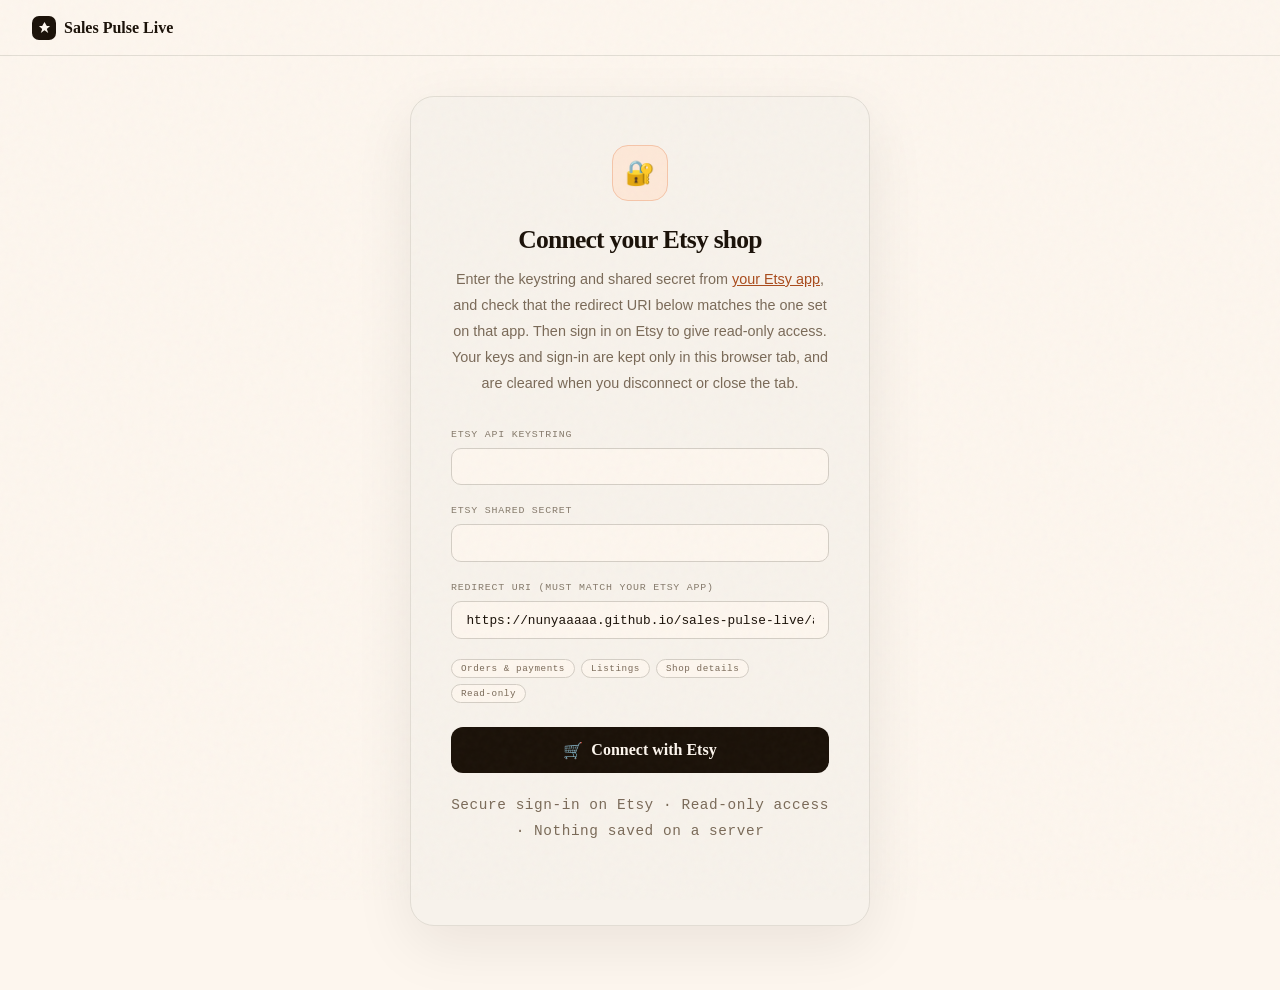
<file: app.html>
<!DOCTYPE html>
<html lang="en">
<head>
  <meta charset="UTF-8" />
  <meta name="viewport" content="width=device-width, initial-scale=1.0"/>
  <meta http-equiv="Content-Security-Policy" content="default-src 'none'; script-src 'self'; connect-src https://sales-pulse-live.ammon-wendel.workers.dev; style-src 'self' 'unsafe-inline' https://fonts.googleapis.com; font-src https://fonts.gstatic.com; img-src 'self' data:; base-uri 'none'; form-action 'none'; object-src 'none'"/>
  <meta name="referrer" content="no-referrer"/>
  <title>Sales Pulse Live — Dashboard</title>
  <link href="https://fonts.googleapis.com/css2?family=DM+Mono:wght@400;500&family=Fraunces:ital,opsz,wght@0,9..144,300;0,9..144,700;0,9..144,800;1,9..144,300&family=DM+Sans:wght@300;400;500&display=swap" rel="stylesheet"/>
  <link rel="stylesheet" href="css/tokens.css"/>
  <link rel="stylesheet" href="css/app.css"/>
</head>
<body>

<nav>
  <a href="index.html" class="logo">
    <div class="logo-mark">
      <svg viewBox="0 0 14 14" aria-hidden="true" focusable="false"><path d="M7 1L9.5 5.5H13L9.5 8.5L11 13L7 10L3 13L4.5 8.5L1 5.5H4.5Z"/></svg>
    </div>
    Sales Pulse Live
  </a>
  <div class="nav-right">
    <div class="nav-pill pill-live" id="live-badge" style="display:none" title="Connected to Etsy"><div class="live-dot"></div><span class="pill-text">Connected</span></div>
    <button id="disconnect-btn" style="display:none" data-action="disconnect">Disconnect</button>
  </div>
</nav>

<!-- CONNECT -->
<div id="connect-screen">
  <div class="connect-card">
    <div class="connect-icon">🔐</div>
    <h2>Connect your Etsy shop</h2>
    <p>Enter the keystring and shared secret from <a href="https://www.etsy.com/developers/your-apps" target="_blank" rel="noopener">your Etsy app</a>, and check that the redirect URI below matches the one set on that app. Then sign in on Etsy to give read-only access. Your keys and sign-in are kept only in this browser tab, and are cleared when you disconnect or close the tab.</p>
    <div id="error-banner" role="alert"><span class="error-text"></span></div>
    <div class="config-row">
      <label for="api-key-input">Etsy API Keystring</label>
      <input type="text" id="api-key-input" autocomplete="off" autocapitalize="off" autocorrect="off" spellcheck="false"/>
    </div>
    <div class="config-row">
      <label for="shared-secret-input">Etsy Shared Secret</label>
      <input type="password" id="shared-secret-input" autocomplete="off" spellcheck="false"/>
    </div>
    <div class="config-row">
      <label for="redirect-uri-input">Redirect URI (must match your Etsy app)</label>
      <input type="url" id="redirect-uri-input" value="https://nunyaaaaa.github.io/sales-pulse-live/app.html" autocapitalize="off" autocorrect="off" spellcheck="false"/>
    </div>
    <div class="scopes-row">
      <span class="scope-tag" title="transactions_r">Orders &amp; payments</span>
      <span class="scope-tag" title="listings_r">Listings</span>
      <span class="scope-tag" title="shops_r">Shop details</span>
      <span class="scope-tag">Read-only</span>
    </div>
    <button class="connect-btn" data-action="connect"><span aria-hidden="true">🛒</span> Connect with Etsy</button>
    <p class="connect-note">Secure sign-in on Etsy · Read-only access · Nothing saved on a server</p>
  </div>
</div>

<!-- LOADING -->
<div id="loading-screen">
  <div class="spinner"></div>
  <div class="loading-text" id="loading-text" role="status">Loading your shop…</div>
</div>

<!-- DASHBOARD -->
<div id="dashboard">
<a class="skip-link" href="#dash-main">Skip to content</a>
<div class="dash-layout">

  <!-- RAIL: shop, period, tab navigation. A sticky sidebar on desktop; a sticky tab strip on phones. -->
  <aside class="rail">
    <div class="rail-shop">
      <div class="dash-shop-name" id="shop-name">—</div>
      <div class="dash-shop-sub" id="shop-sub">Loading…</div>
    </div>

    <div class="rail-sticky" id="rail-sticky">
      <button class="period-toggle" data-action="toggle-period" aria-expanded="false" aria-controls="rail-period">
        <span id="period-label">30 days</span><span class="period-caret" aria-hidden="true">▾</span>
      </button>

      <div class="rail-period" id="rail-period">
        <div class="date-filter-bar" id="date-filter-bar">
          <span class="date-filter-label">Period</span>
          <div class="preset-chips">
            <button class="preset-chip" aria-pressed="false" data-action="preset" data-preset="7d">7 days</button>
            <button class="preset-chip active" aria-pressed="true" data-action="preset" data-preset="30d">30 days</button>
            <button class="preset-chip" aria-pressed="false" data-action="preset" data-preset="90d">90 days</button>
            <button class="preset-chip" aria-pressed="false" data-action="preset" data-preset="ytd">Year to date</button>
            <button class="preset-chip" aria-pressed="false" data-action="preset" data-preset="1y">12 months</button>
            <button class="preset-chip" aria-pressed="false" data-action="preset" data-preset="all">All time</button>
          </div>
          <details class="custom-range">
            <summary>Custom range</summary>
            <div class="date-range-inputs">
              <input type="date" id="filter-from" title="From date" aria-label="From date"/>
              <span class="date-range-dash" aria-hidden="true">→</span>
              <input type="date" id="filter-to"   title="To date" aria-label="To date"/>
              <button class="apply-btn" data-action="apply-range">Apply</button>
            </div>
          </details>
          <div class="filter-active-badge" id="filter-active-badge">
            <span id="filter-active-label">Filtered</span>
            <button type="button" class="filter-clear-x" data-action="clear-filter" title="Show all time" aria-label="Show all time">✕</button>
          </div>
        </div>
      </div>

      <div class="tab-nav" role="navigation" aria-label="Dashboard">
        <button class="tab-btn active" data-action="tab" data-tab="overview" aria-current="page">Overview</button>
        <button class="tab-btn" data-action="tab" data-tab="orders">Orders</button>
        <div class="rail-secs">
          <button class="rail-sec" data-action="jump" data-target="sec-fulfilment">Shipping &amp; refunds</button>
          <button class="rail-sec" data-action="jump" data-target="sec-patterns">Order patterns</button>
          <button class="rail-sec" data-action="jump" data-target="orders-panel">Order history</button>
        </div>
        <button class="tab-btn" data-action="tab" data-tab="products">Products</button>
        <div class="rail-secs">
          <button class="rail-sec" data-action="jump" data-target="sec-variations">Variations</button>
          <button class="rail-sec" data-action="jump" data-target="sec-listings">Listings</button>
        </div>
        <button class="tab-btn" data-action="tab" data-tab="customers">Customers</button>
        <div class="rail-secs">
          <button class="rail-sec" data-action="jump" data-target="sec-buyers">Buyers</button>
          <button class="rail-sec" data-action="jump" data-target="sec-reviews">Reviews</button>
        </div>
        <button class="tab-btn" data-action="tab" data-tab="finances">Finances</button>
        <div class="rail-secs">
          <button class="rail-sec" data-action="jump" data-target="sec-fees">Fees</button>
          <button class="rail-sec" data-action="jump" data-target="sec-income">Payments &amp; payouts</button>
          <button class="rail-sec" data-action="jump" data-target="ledger-panel">Payment ledger</button>
        </div>
      </div>

      <div class="rail-status">
        <div class="fetch-status" id="fetch-status" role="status">
          <div class="fetch-status-dot" id="fetch-status-dot"></div>
          <span id="fetch-status-text">Loading…</span>
        </div>
        <button id="load-details-btn" data-action="load-details" style="display:none">Retry ledger</button>
      </div>
    </div>
  </aside>

  <main class="dash-main" id="dash-main" tabindex="-1">
    <div id="dash-error" role="alert">
      <span class="error-text"></span>
      <button class="error-dismiss" data-action="dismiss-error" title="Dismiss" aria-label="Dismiss">✕</button>
    </div>

    <!-- PROGRESS BAR -->
    <div id="details-progress">
      <div class="progress-bar-wrap"><div class="progress-bar-fill" id="progress-fill"></div></div>
      <span class="progress-text" id="progress-text">0%</span>
    </div>

    <!-- OVERVIEW TAB -->
    <section class="tab-panel active" id="tab-overview">
      <header class="tab-head">
        <h1 class="tab-title">Overview</h1>
        <p class="tab-desc">Sales, Etsy fees and what's left, for the selected period.</p>
      </header>

      <div class="ins-stack">
        <div class="kpi-row">
          <div class="kpi-card drill-card" role="button" tabindex="0" aria-haspopup="dialog" data-action="drill" data-drill="gross">
            <div class="kpi-label">Net Sales</div>
            <div class="kpi-val" id="kpi-revenue">—</div>
            <div class="kpi-sub" id="kpi-revenue-sub">after refunds · excl. sales tax</div>
            <div class="drill-cue" aria-hidden="true">Details ›</div>
          </div>
          <div class="kpi-card drill-card" role="button" tabindex="0" aria-haspopup="dialog" data-action="drill" data-drill="fees">
            <div class="kpi-label">Total Fees</div>
            <div class="kpi-val red" id="kpi-fees">—</div>
            <div class="kpi-sub" id="kpi-fees-sub">from the ledger</div>
            <div class="drill-cue" aria-hidden="true">Details ›</div>
          </div>
          <div class="kpi-card drill-card" role="button" tabindex="0" aria-haspopup="dialog" data-action="drill" data-drill="net">
            <div class="kpi-label">Net after Fees</div>
            <div class="kpi-val green" id="kpi-net">—</div>
            <div class="kpi-sub" id="kpi-net-sub">from the ledger</div>
            <div class="drill-cue" aria-hidden="true">Details ›</div>
          </div>
          <div class="kpi-card drill-card" role="button" tabindex="0" aria-haspopup="dialog" data-action="drill" data-drill="orders">
            <div class="kpi-label">Total Orders</div>
            <div class="kpi-val" id="kpi-orders">—</div>
            <div class="kpi-sub">incl. canceled and refunded</div>
            <div class="drill-cue" aria-hidden="true">Details ›</div>
          </div>
          <div class="kpi-card drill-card" role="button" tabindex="0" aria-haspopup="dialog" data-action="drill" data-drill="aov">
            <div class="kpi-label">Avg. Order Value</div>
            <div class="kpi-val" id="kpi-aov">—</div>
            <div class="kpi-sub">per order, before refunds, excl. tax</div>
            <div class="drill-cue" aria-hidden="true">Details ›</div>
          </div>
        </div>
        <div class="attention" id="ov-attention" style="display:none"></div>
      </div>

      <div class="ins-stack">
        <div class="ochart-panel">
          <div class="ochart-header">
            <div>
              <div class="ochart-title">Sales Over Time</div>
              <div class="ochart-subtitle" id="rev-chart-sub">—</div>
            </div>
            <div class="ochart-controls">
              <div class="ochart-toggle">
                <button class="ochart-toggle-btn active" aria-pressed="true" data-action="chart-mode" data-chart="rev" data-mode="revenue">Sales</button>
                <button class="ochart-toggle-btn" aria-pressed="false" data-action="chart-mode" data-chart="rev" data-mode="orders">Orders</button>
              </div>
              <div class="ochart-toggle" id="rev-bucket" role="group" aria-label="Group by">
                <button class="ochart-toggle-btn" aria-pressed="false" data-action="chart-mode" data-chart="revBucket" data-mode="day">Day</button>
                <button class="ochart-toggle-btn" aria-pressed="false" data-action="chart-mode" data-chart="revBucket" data-mode="week">Week</button>
                <button class="ochart-toggle-btn" aria-pressed="false" data-action="chart-mode" data-chart="revBucket" data-mode="month">Month</button>
                <button class="ochart-toggle-btn" aria-pressed="false" data-action="chart-mode" data-chart="revBucket" data-mode="year">Year</button>
              </div>
            </div>
          </div>
          <div class="ochart-canvas" id="rev-chart-canvas">
            <svg class="ochart-svg" id="rev-chart-svg" style="height:160px"></svg>
            <div class="ochart-tooltip" id="rev-tooltip"></div>
          </div>
        </div>

        <div class="ochart-panel" id="top-prods-panel">
          <div class="ochart-header">
            <div>
              <div class="ochart-title">Top Products</div>
              <div class="ochart-subtitle" id="top-prods-sub">—</div>
            </div>
            <div class="ochart-toggle">
              <button class="ochart-toggle-btn active" aria-pressed="true" data-action="chart-mode" data-chart="top" data-mode="revenue">Sales</button>
              <button class="ochart-toggle-btn" aria-pressed="false" data-action="chart-mode" data-chart="top" data-mode="orders">Units</button>
            </div>
          </div>
          <div class="top-prod-rows" id="top-prod-rows">
            <div class="ins-empty">Loading products…</div>
          </div>
        </div>
      </div>

      <div class="ins-section" id="ins-snapshot-section">
        <div class="ins-section-head">
          <h2 class="ins-section-title">Shop Snapshot</h2>
          <div class="ins-note" id="ins-snapshot-note">Etsy's own figures, not limited to the selected period</div>
        </div>
        <div class="ins-kpis" id="ins-snapshot"></div>
      </div>
    </section>

    <!-- ORDERS TAB -->
    <section class="tab-panel" id="tab-orders">
      <header class="tab-head">
        <h1 class="tab-title">Orders</h1>
        <p class="tab-desc">What needs shipping, when orders come in, and every order in the period.</p>
      </header>

      <div class="ins-section" id="sec-fulfilment" data-section>
        <div class="ins-section-head">
          <h2 class="ins-section-title">Shipping &amp; Refunds</h2>
          <div class="ins-note">orders in the selected period</div>
        </div>
        <div class="ins-grid">
          <div class="ochart-panel">
            <div class="ochart-header"><div><div class="ochart-title">Not Shipped Yet</div><div class="ochart-subtitle">physical orders by days since payment</div></div></div>
            <div class="ins-body" id="ins-backlog"></div>
          </div>
          <div class="ochart-panel">
            <div class="ochart-header"><div><div class="ochart-title">Time to Ship</div><div class="ochart-subtitle">days from payment until marked shipped</div></div></div>
            <div class="ins-body" id="ins-ship-tiles"></div>
            <div class="ochart-canvas">
              <svg class="ochart-svg" id="ins-ship-svg" style="height:140px"></svg>
              <div class="ochart-tooltip" id="ins-ship-tooltip"></div>
            </div>
          </div>
        </div>
        <div class="ins-kpis" id="ins-refunds"></div>
      </div>

      <div class="ins-section" id="sec-patterns" data-section>
        <div class="ins-section-head">
          <h2 class="ins-section-title">Order Patterns</h2>
          <div class="ins-note">orders in the selected period</div>
        </div>
        <div class="ochart-panel">
          <div class="ochart-header"><div><div class="ochart-title">When Orders Come In</div><div class="ochart-subtitle" id="ins-heat-sub">—</div></div></div>
          <div class="ochart-canvas">
            <svg class="ochart-svg" id="ins-heat-svg"></svg>
            <div class="ochart-tooltip" id="ins-heat-tooltip"></div>
          </div>
        </div>
        <div class="ins-grid-3">
          <div class="ochart-panel">
            <div class="ochart-header">
              <div>
                <div class="ochart-title">Sales by Day of Week</div>
                <div class="ochart-subtitle" id="dow-chart-sub">average per day, incl. days with no sales</div>
              </div>
              <div class="ochart-toggle">
                <button class="ochart-toggle-btn active" aria-pressed="true" data-action="chart-mode" data-chart="dow" data-mode="revenue">Sales</button>
                <button class="ochart-toggle-btn" aria-pressed="false" data-action="chart-mode" data-chart="dow" data-mode="orders">Orders</button>
              </div>
            </div>
            <div class="ochart-canvas" id="dow-chart-canvas">
              <svg class="ochart-svg" id="dow-chart-svg" style="height:160px"></svg>
              <div class="ochart-tooltip" id="dow-tooltip"></div>
            </div>
          </div>
          <div class="ochart-panel">
            <div class="ochart-header"><div><div class="ochart-title">Items per Order</div><div class="ochart-subtitle" id="ins-units-sub">—</div></div></div>
            <div class="ochart-canvas">
              <svg class="ochart-svg" id="ins-units-svg" style="height:160px"></svg>
              <div class="ochart-tooltip" id="ins-units-tooltip"></div>
            </div>
          </div>
          <div class="ochart-panel">
            <div class="ochart-header"><div><div class="ochart-title">Order Values</div><div class="ochart-subtitle" id="ins-values-sub">—</div></div></div>
            <div class="ochart-canvas">
              <svg class="ochart-svg" id="ins-values-svg" style="height:160px"></svg>
              <div class="ochart-tooltip" id="ins-values-tooltip"></div>
            </div>
          </div>
        </div>
        <div class="ins-kpis" id="ins-discounts"></div>
      </div>

      <div class="panel" id="orders-panel" data-section>
        <div class="panel-header">
          <div class="panel-title">Order History</div>
          <div class="panel-actions">
            <button class="export-btn export-csv"  data-action="export-csv" aria-label="Download orders as CSV">↓ CSV</button>
            <button class="export-btn export-json" data-action="export-json" aria-label="Download orders as JSON">↓ JSON</button>
            <div class="panel-count" id="order-count">0 orders</div>
          </div>
        </div>
        <div class="table-wrap">
          <table class="stack-rows">
            <thead>
              <tr>
                <th></th>
                <th>Order</th>
                <th>Date</th>
                <th>Buyer</th>
                <th>Items</th>
                <th>Status</th>
                <th>Order Total</th>
              </tr>
            </thead>
            <tbody id="orders-tbody"></tbody>
          </table>
        </div>
        <div class="pagination" id="pagination"></div>
      </div>
    </section>

    <!-- PRODUCTS TAB -->
    <section class="tab-panel" id="tab-products">
      <header class="tab-head">
        <h1 class="tab-title">Products</h1>
        <p class="tab-desc">What sells, and how your listings are doing.</p>
      </header>

      <div class="ins-section" id="sec-variations" data-section>
        <div class="ins-section-head">
          <h2 class="ins-section-title">Variations</h2>
          <div class="ins-note">orders in the selected period</div>
        </div>
        <div class="ochart-panel">
          <div class="ochart-header"><div><div class="ochart-title">Best-Selling Variations</div><div class="ochart-subtitle" id="ins-var-sub">—</div></div></div>
          <div class="ins-body" id="ins-variations"></div>
        </div>
      </div>

      <div class="ins-section" id="sec-listings" data-section>
        <div class="ins-section-head">
          <h2 class="ins-section-title">Listings</h2>
          <div class="ins-note">views and favorites are Etsy's lifetime totals · sales are for the selected period</div>
        </div>
        <div class="ins-kpis" id="ins-listing-kpis"></div>
        <div class="panel ins-panel">
          <div class="panel-header">
            <div class="panel-title">Listing Performance</div>
            <div class="panel-count" id="ins-listing-count">—</div>
          </div>
          <div id="ins-listings"></div>
        </div>
      </div>
    </section>

    <!-- CUSTOMERS TAB -->
    <section class="tab-panel" id="tab-customers">
      <header class="tab-head">
        <h1 class="tab-title">Customers</h1>
        <p class="tab-desc">Who buys, where their orders ship, and what they say in reviews.</p>
      </header>

      <div class="ins-section" id="sec-buyers" data-section>
        <div class="ins-section-head">
          <h2 class="ins-section-title">Buyers</h2>
          <div class="ins-note">orders in the selected period, excl. canceled · spend includes shipping and tax</div>
        </div>
        <div class="ins-kpis" id="ins-customers"></div>
        <div class="ins-grid">
          <div class="ochart-panel">
            <div class="ochart-header"><div><div class="ochart-title">Top Buyers</div><div class="ochart-subtitle">by spend in this period</div></div></div>
            <div class="top-prod-rows" id="ins-top-customers"></div>
          </div>
          <div class="ochart-panel">
            <div class="ochart-header">
              <div><div class="ochart-title">Where Orders Ship</div><div class="ochart-subtitle" id="ins-geo-sub">—</div></div>
              <div class="ochart-toggle">
                <button class="ochart-toggle-btn active" aria-pressed="true" data-action="insight-mode" data-key="insGeoMode" data-mode="country">Countries</button>
                <button class="ochart-toggle-btn" aria-pressed="false" data-action="insight-mode" data-key="insGeoMode" data-mode="us-state">US states</button>
              </div>
            </div>
            <div class="top-prod-rows" id="ins-geo"></div>
          </div>
        </div>
      </div>

      <div class="ins-section" id="sec-reviews" data-section>
        <div class="ins-section-head">
          <h2 class="ins-section-title">Reviews</h2>
          <div class="ins-note">reviews left in the selected period</div>
        </div>
        <div id="ins-reviews-status"></div>
        <div class="ins-stack" id="ins-reviews-body">
          <div class="ins-kpis" id="ins-review-kpis"></div>
          <div class="ins-grid">
            <div class="ochart-panel">
              <div class="ochart-header"><div><div class="ochart-title">Star Ratings</div><div class="ochart-subtitle">reviews by stars</div></div></div>
              <div class="ins-body" id="ins-stars"></div>
            </div>
            <div class="ochart-panel">
              <div class="ochart-header"><div><div class="ochart-title">Average Rating by Month</div><div class="ochart-subtitle" id="ins-rating-sub">—</div></div></div>
              <div class="ochart-canvas">
                <svg class="ochart-svg" id="ins-rating-svg" style="height:160px"></svg>
                <div class="ochart-tooltip" id="ins-rating-tooltip"></div>
              </div>
            </div>
            <div class="ochart-panel">
              <div class="ochart-header"><div><div class="ochart-title">Ratings by Listing</div><div class="ochart-subtitle">listings with 3+ reviews, most reviewed first</div></div></div>
              <div class="ins-body" id="ins-review-listings"></div>
            </div>
            <div class="ochart-panel">
              <div class="ochart-header"><div><div class="ochart-title">Recent Low Ratings</div><div class="ochart-subtitle">3 stars or fewer · up to 5, newest first</div></div></div>
              <div class="ins-body" id="ins-low-reviews"></div>
            </div>
          </div>
        </div>
      </div>
    </section>

    <!-- FINANCES TAB -->
    <section class="tab-panel" id="tab-finances">
      <header class="tab-head">
        <h1 class="tab-title">Finances</h1>
        <p class="tab-desc">Where the money goes: Etsy fees, ads, shipping labels and payouts.</p>
      </header>

      <div class="ledger-summary">
        <div class="kpi-card drill-card" role="button" tabindex="0" aria-haspopup="dialog" data-action="drill" data-drill="gross">
          <div class="kpi-label">Net Sales</div>
          <div class="kpi-val" id="fin-gross">—</div>
          <div class="kpi-sub">after refunds · excl. sales tax</div>
          <div class="drill-cue" aria-hidden="true">Details ›</div>
        </div>
        <div class="kpi-card drill-card" role="button" tabindex="0" aria-haspopup="dialog" data-action="drill" data-drill="fees">
          <div class="kpi-label">Total Fees</div>
          <div class="kpi-val red" id="fin-fees">—</div>
          <div class="kpi-sub">selling fees, ads and labels, less credits</div>
          <div class="drill-cue" aria-hidden="true">Details ›</div>
        </div>
        <div class="kpi-card drill-card" role="button" tabindex="0" aria-haspopup="dialog" data-action="drill" data-drill="net">
          <div class="kpi-label">Net after Fees</div>
          <div class="kpi-val green" id="fin-net">—</div>
          <div class="kpi-sub">sales − fees · before your own costs</div>
          <div class="drill-cue" aria-hidden="true">Details ›</div>
        </div>
      </div>

      <div class="ins-section" id="sec-fees" data-section>
        <div class="ins-section-head">
          <h2 class="ins-section-title">Fees</h2>
          <div class="ins-note" id="ins-ledger-note"></div>
        </div>

        <!-- FEE BREAKDOWN CHART -->
        <div class="fee-chart-panel" id="fee-chart-panel" style="display:none">
          <div class="fee-chart-header">
            <div class="fee-chart-title">Etsy Fee Breakdown</div>
            <div class="fee-chart-total" id="fee-chart-total">—</div>
          </div>
          <div class="fee-chart-body">
            <!-- Donut -->
            <div class="fee-donut-wrap">
              <svg class="fee-donut-svg" viewBox="0 0 160 160" id="fee-donut-svg"></svg>
              <div class="fee-donut-center" id="fee-donut-center">
                <span class="fee-donut-center-val" id="fee-donut-center-val">—</span>
                <span class="fee-donut-center-lbl" id="fee-donut-center-lbl">total fees</span>
              </div>
              <div class="fee-donut-tooltip" id="fee-donut-tooltip"></div>
            </div>
            <!-- Bar list -->
            <div class="fee-bars-wrap" id="fee-bars-wrap"></div>
          </div>
        </div>

        <div class="ochart-panel">
          <div class="ochart-header">
            <div>
              <div class="ochart-title">Fee Rate Over Time</div>
              <div class="ochart-subtitle" id="ins-fee-sub">—</div>
            </div>
            <div class="ochart-controls">
              <div class="ochart-toggle">
                <button class="ochart-toggle-btn active" aria-pressed="true" data-action="insight-mode" data-key="insFeeMode" data-mode="all">All fees</button>
                <button class="ochart-toggle-btn" aria-pressed="false" data-action="insight-mode" data-key="insFeeMode" data-mode="excl-postage">Excl. labels</button>
              </div>
              <div class="ochart-toggle" id="fee-bucket" role="group" aria-label="Group by">
                <button class="ochart-toggle-btn" aria-pressed="false" data-action="insight-mode" data-key="feeBucket" data-mode="day">Day</button>
                <button class="ochart-toggle-btn" aria-pressed="false" data-action="insight-mode" data-key="feeBucket" data-mode="week">Week</button>
                <button class="ochart-toggle-btn" aria-pressed="false" data-action="insight-mode" data-key="feeBucket" data-mode="month">Month</button>
                <button class="ochart-toggle-btn" aria-pressed="false" data-action="insight-mode" data-key="feeBucket" data-mode="year">Year</button>
              </div>
            </div>
          </div>
          <div class="ochart-canvas">
            <svg class="ochart-svg" id="ins-fee-svg" style="height:160px"></svg>
            <div class="ochart-tooltip" id="ins-fee-tooltip"></div>
          </div>
        </div>
        <div class="ins-grid">
          <div class="ochart-panel">
            <div class="ochart-header"><div><div class="ochart-title">Advertising</div><div class="ochart-subtitle">Etsy Ads + Offsite Ads fees</div></div></div>
            <div class="ins-body" id="ins-ads"></div>
          </div>
          <div class="ochart-panel">
            <div class="ochart-header"><div><div class="ochart-title">Shipping Charged vs Labels</div><div class="ochart-subtitle">shipping buyers paid vs Etsy labels bought</div></div></div>
            <div class="ins-body" id="ins-shipping"></div>
          </div>
        </div>
      </div>

      <div class="ins-section" id="sec-income" data-section>
        <div class="ins-section-head">
          <h2 class="ins-section-title">Payments &amp; Payouts</h2>
          <div class="ins-note">what buyers paid, and what reached your bank</div>
        </div>
        <div class="ins-grid">
          <div class="ochart-panel">
            <div class="ochart-header"><div><div class="ochart-title">What Buyers Paid For</div><div class="ochart-subtitle">parts of what buyers paid, before refunds</div></div></div>
            <div class="ins-body" id="ins-composition"></div>
          </div>
          <div class="ochart-panel">
            <div class="ochart-header"><div><div class="ochart-title">Payouts</div><div class="ochart-subtitle">transfers to your bank · Etsy calls these deposits</div></div></div>
            <div class="ins-body" id="ins-payouts"></div>
          </div>
        </div>
      </div>

      <div class="panel" id="ledger-panel" data-section>
        <div class="panel-header">
          <div class="panel-title">Payment Ledger</div>
          <div class="panel-actions">
            <button class="export-btn export-csv"  id="fin-export-csv"  data-action="export-fin-csv" disabled title="Available once the payment ledger loads" aria-label="Download the payment ledger as CSV">↓ CSV</button>
            <button class="export-btn export-json" id="fin-export-json" data-action="export-fin-json" disabled title="Available once the payment ledger loads" aria-label="Download the payment ledger as JSON">↓ JSON</button>
            <div class="panel-count" id="fin-count">…</div>
          </div>
        </div>
        <div style="padding:1rem 1.25rem 0">
          <div class="fee-note">
            <span class="fee-note-icon">ℹ️</span>
            <span>
              <strong>How the totals work:</strong> Net Sales is what you sold after refunds, without the sales tax and
              retail delivery fees Etsy collects and pays to tax authorities. Total Fees is everything Etsy charged
              (transaction, processing and listing fees, ads and shipping labels), less the fee credits it gave back.
              Payouts, returned payouts and card charges that cover a negative balance only move money between your
              bank and your Etsy balance, so neither total includes them. Net after Fees = Net Sales − Total Fees: the
              change in your Etsy balance apart from those transfers, before your own costs. Each entry counts on the
              day Etsy recorded it, so a refund falls in the period it was made.
            </span>
          </div>
        </div>
        <div class="table-wrap">
          <table class="stack-rows">
            <thead>
              <tr>
                <th>Date</th>
                <th>Type</th>
                <th>Description</th>
                <th>Reference</th>
                <th>Amount</th>
                <th>Balance</th>
              </tr>
            </thead>
            <tbody id="finances-tbody">
              <tr><td colspan="6" style="text-align:center;color:var(--muted2);font-family:'DM Mono',monospace;font-size:0.72rem;padding:2rem">Loading the payment ledger…</td></tr>
            </tbody>
          </table>
        </div>
        <div class="pagination" id="ledger-pagination"></div>
      </div>
    </section>

  </main>
</div>

<!-- DRILL-DOWN POPUP: a summary card's breakdown (js/drill.js) -->
<dialog class="drill" id="drill" aria-labelledby="drill-title" aria-describedby="drill-figure drill-period">
  <div class="drill-box">
    <header class="drill-head">
      <div>
        <h2 class="drill-title" id="drill-title"></h2>
        <div class="drill-figure" id="drill-figure"></div>
        <div class="drill-period" id="drill-period"></div>
      </div>
      <button class="drill-close" data-action="drill-close" aria-label="Close">✕</button>
    </header>
    <div class="drill-body" id="drill-body"></div>
  </div>
</dialog>
</div>

<script type="module" src="js/main.js"></script>
</body>
</html>
</file>
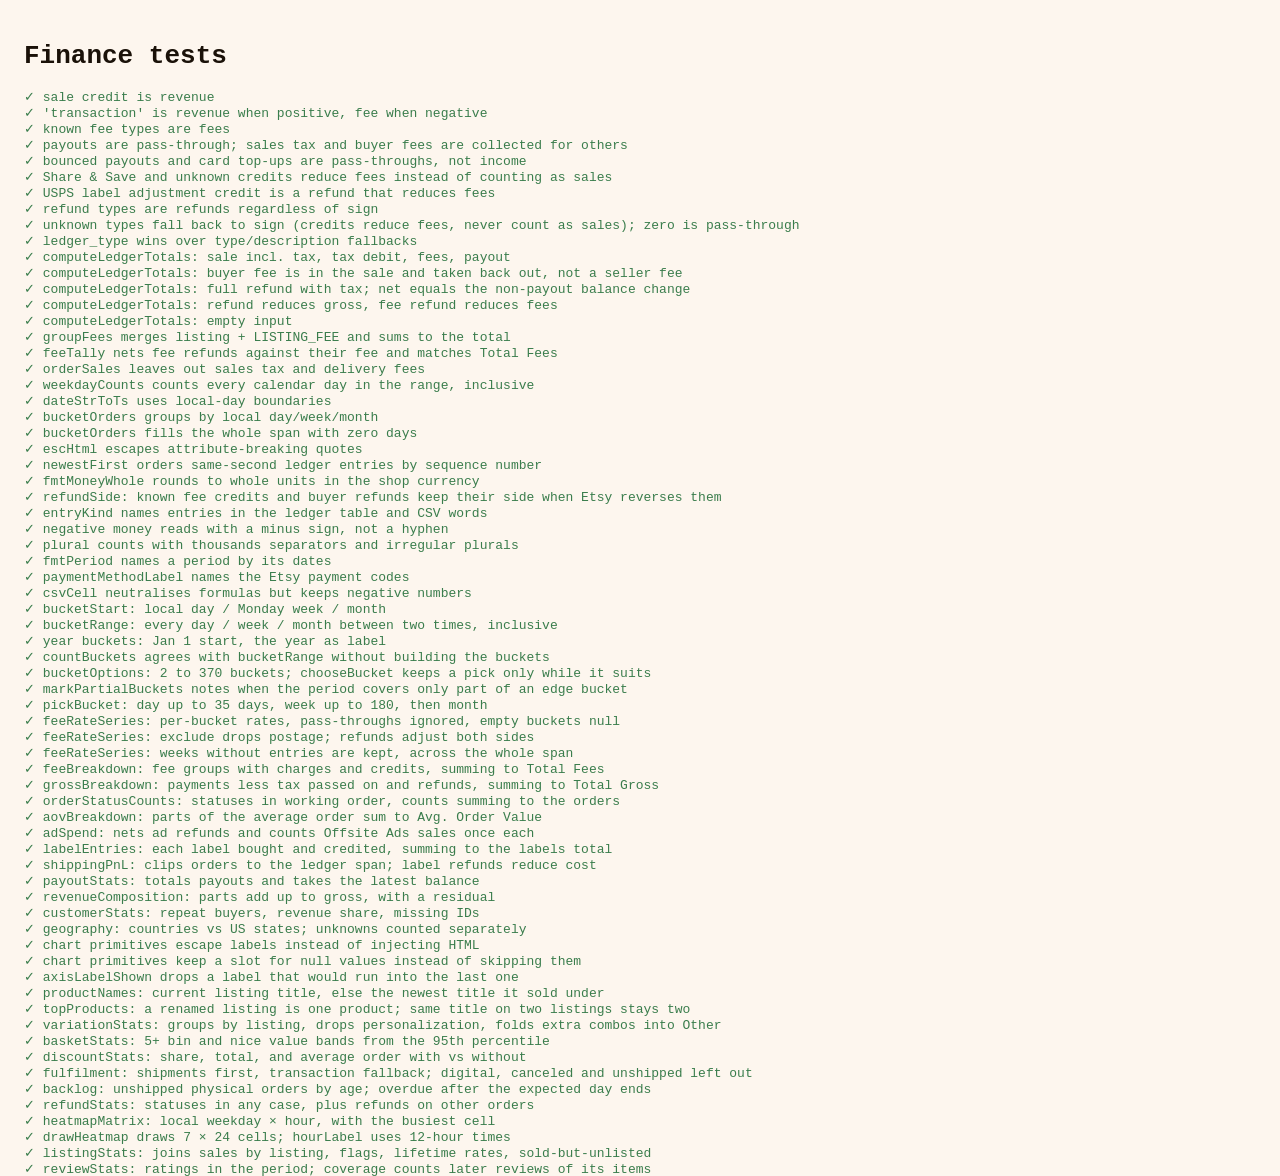
<file: test/finance.test.html>
<!DOCTYPE html>
<html lang="en">
<head>
  <meta charset="UTF-8"/>
  <title>Finance tests</title>
  <style>
    body { font-family: monospace; padding: 1rem; background: #fdf6ee; color: #1a1108; }
    .pass { color: #3a7d4c; } .fail { color: #b91c1c; font-weight: bold; }
  </style>
</head>
<body>
<h1>Finance tests</h1>
<pre id="out"></pre>
<script type="module">
import { tests as financeTests } from './finance.tests.js';
import { tests as insightTests } from './insights.tests.js';

const tests = [...financeTests, ...insightTests];

const out = document.getElementById('out');
let failed = 0;
for (const [name, fn] of tests) {
  const line = document.createElement('div');
  try { fn(); line.className = 'pass'; line.textContent = `✓ ${name}`; }
  catch (e) { failed++; line.className = 'fail'; line.textContent = `✗ ${name}\n    ${e.message}`; }
  out.appendChild(line);
}
const summary = document.createElement('div');
summary.className = failed ? 'fail' : 'pass';
summary.textContent = `\n${tests.length - failed}/${tests.length} passed`;
out.appendChild(summary);
window.testResult = { total: tests.length, failed };
</script>
</body>
</html>
</file>
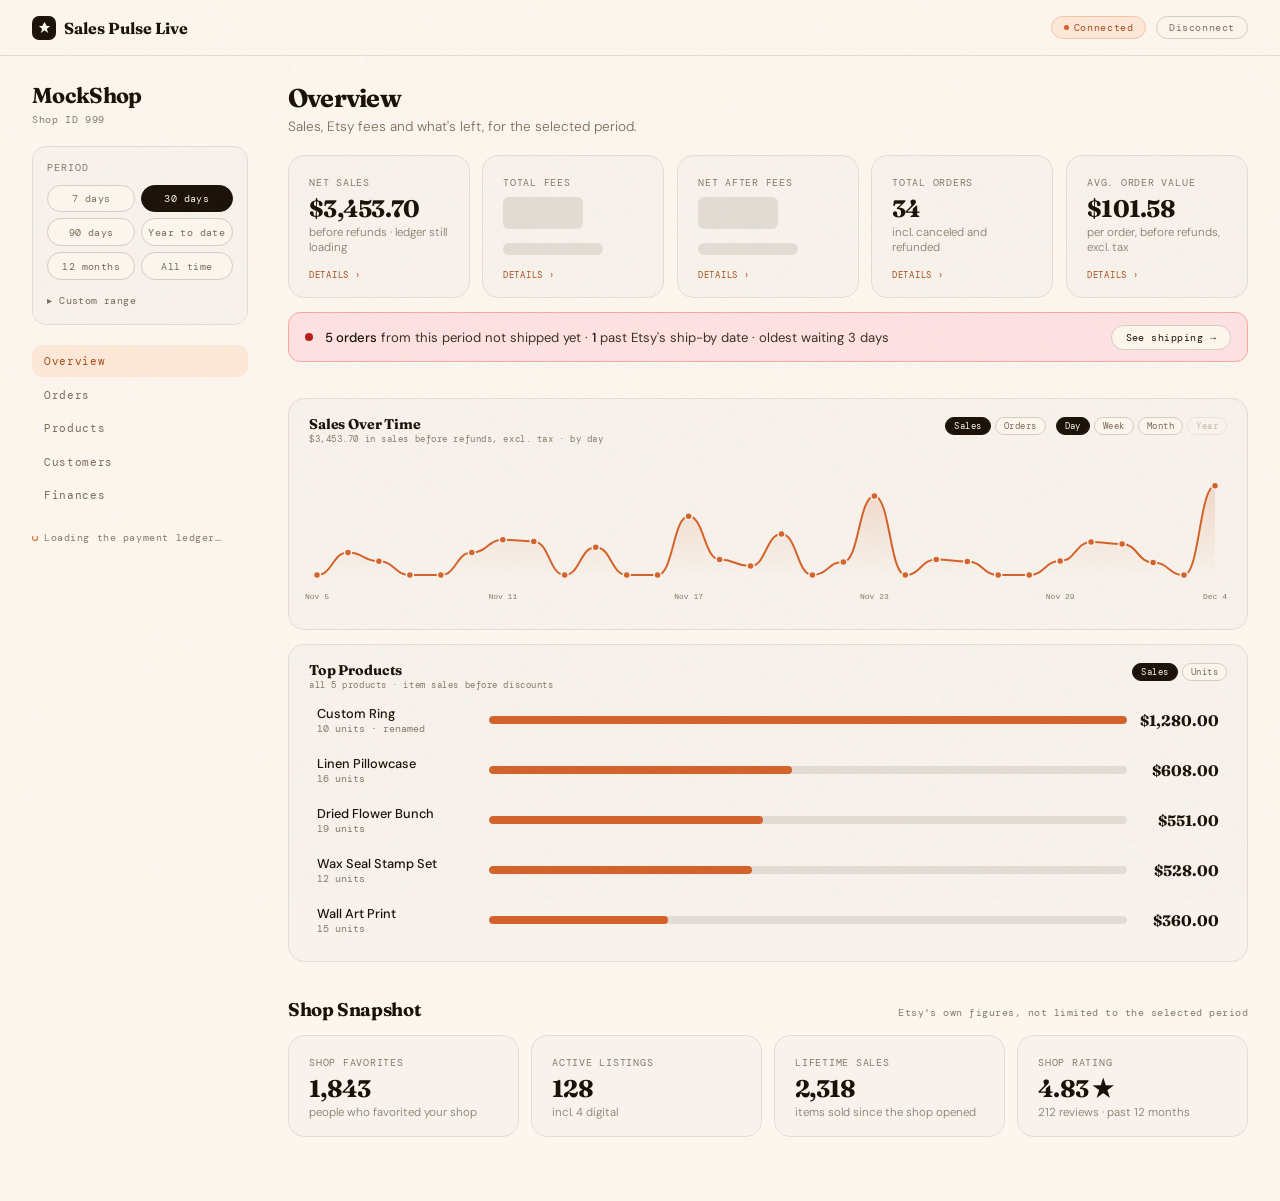
<file: test/mock.html>
<!DOCTYPE html>
<html lang="en">
<head>
  <meta charset="UTF-8"/>
  <meta name="viewport" content="width=device-width, initial-scale=1.0"/>
  <title>Sales Pulse Live — Mock Dashboard</title>
  <link href="https://fonts.googleapis.com/css2?family=DM+Mono:wght@400;500&family=Fraunces:ital,opsz,wght@0,9..144,300;0,9..144,700;0,9..144,800;1,9..144,300&family=DM+Sans:wght@300;400;500&display=swap" rel="stylesheet"/>
  <link rel="stylesheet" href="../css/tokens.css"/>
  <link rel="stylesheet" href="../css/app.css"/>
</head>
<body>
<!--
  Dev harness: loads the real app.html markup + js/main.js against a fake
  Etsy API (test/mock-api.js), so the dashboard can be exercised without
  OAuth. Open http://localhost:8000/test/mock.html
  ?tab=overview|orders|products|customers|finances opens that tab once the dashboard shows;
  ?preset=7d|30d|90d|ytd|1y|all picks a period (handy for headless screenshots).
-->
<script type="module">
import { installMockApi } from './mock-api.js';

const html = await (await fetch('../app.html')).text();
const doc  = new DOMParser().parseFromString(html, 'text/html');
doc.querySelectorAll('script').forEach(s => s.remove());
document.body.append(...doc.body.childNodes);

installMockApi();
const qs = new URLSearchParams(location.search);
sessionStorage.setItem('spl_token',         qs.has('expired') ? '12345.expired' : '12345.mocktoken');
if (qs.has('norefresh')) sessionStorage.removeItem('spl_refresh_token');
else sessionStorage.setItem('spl_refresh_token', '12345.refresh');
window.mockCurrency = qs.get('currency') || 'USD';
sessionStorage.setItem('spl_user_id',       '12345');
sessionStorage.setItem('spl_api_key',       'mockkey');
sessionStorage.setItem('spl_shared_secret', 'mocksecret');

await import('../js/main.js');

// Optional ?preset= / ?tab= switches, clicked once the dashboard is showing
const click = sel => document.querySelector(sel)?.click();
const timer = setInterval(() => {
  if (document.getElementById('dashboard').style.display !== 'block') return;
  clearInterval(timer);
  if (qs.get('preset')) click(`.preset-chip[data-preset="${CSS.escape(qs.get('preset'))}"]`);
  if (qs.get('tab'))    click(`.tab-btn[data-tab="${CSS.escape(qs.get('tab'))}"]`);
}, 50);
</script>
</body>
</html>
</file>
<file: css/tokens.css>
/* Shared design tokens for index.html and app.html */
*, *::before, *::after { box-sizing: border-box; margin: 0; padding: 0; }
:root {
  --cream:#fdf6ee; --offwhite:#f7f2eb; --paper:#f0ebe2;
  --border:#e2ddd4; --border2:#d4cec5;
  --ink:#1a1108; --ink2:#3d3022; --muted:#7a6a58; --muted2:#857a6b; /* muted2 was #a89e90: 2.3:1 on these backgrounds, too faint for small text; now ~3.8:1, still lighter than muted */
  /* *-ink: the same hues dark enough for small text (at least 4.5:1 on every background);
     --orange (~3.3:1) and --gold (~3:1) stay for fills, borders, bars and large display text */
  --orange:#d4622a; --orange-ink:#a94b1c; --green:#3a7d4c; --purple:#5a3d9e; --gold:#b8860b; --gold-ink:#7f5d07;
  --orange-bg:#fde8d8; --orange-bd:#f5c5a8;
  --green-bg:#d8eddf;  --green-bd:#a8d4b5;
  --purple-bg:#e8e0f5; --purple-bd:#c8b8ee;
  --gold-bg:#fef3d8;   --gold-bd:#f0d898;
  --red:#b91c1c; --red-bg:#fee2e2; --red-bd:#fca5a5;
}
</file>
<file: css/app.css>
/* Layout sizes (colours live in tokens.css) */
:root { --nav-h:3.5rem; --rail-w:13.5rem; --gutter:2rem; --strip-h:2.75rem; }
html { scroll-behavior: smooth; }
@media (prefers-reduced-motion: reduce) { html { scroll-behavior: auto; } }
body { background:var(--cream); color:var(--ink); font-family:'DM Sans',sans-serif; min-height:100vh; }
body::after {
  content:''; position:fixed; inset:0;
  background-image:url("data:image/svg+xml,%3Csvg viewBox='0 0 200 200' xmlns='http://www.w3.org/2000/svg'%3E%3Cfilter id='n'%3E%3CfeTurbulence type='fractalNoise' baseFrequency='0.75' numOctaves='4' stitchTiles='stitch'/%3E%3C/filter%3E%3Crect width='100%25' height='100%25' filter='url(%23n)' opacity='1'/%3E%3C/svg%3E");
  opacity:0.03; pointer-events:none; z-index:999;
}

/* NAV */
nav { position:fixed; top:0; left:0; right:0; z-index:100; display:flex; align-items:center; justify-content:space-between; height:var(--nav-h); padding:0 var(--gutter); background:rgba(253,246,238,0.92); backdrop-filter:blur(16px); border-bottom:1px solid var(--border); }
.logo { font-family:'Fraunces',serif; font-weight:700; font-size:1rem; color:var(--ink); display:flex; align-items:center; gap:0.5rem; text-decoration:none; transition:opacity 0.2s; white-space:nowrap; }
.logo:hover { opacity:0.75; }
.logo-mark { width:24px; height:24px; border-radius:7px; background:var(--ink); display:flex; align-items:center; justify-content:center; flex-shrink:0; }
.logo-mark svg { width:13px; height:13px; fill:var(--cream); }
.nav-right { display:flex; align-items:center; gap:10px; }
.nav-pill { font-family:'DM Mono',monospace; font-size:0.62rem; letter-spacing:0.07em; padding:0.28rem 0.7rem; border-radius:999px; border:1px solid; }
.pill-live { color:var(--orange-ink); background:var(--orange-bg); border-color:var(--orange-bd); display:flex; align-items:center; gap:5px; }
.live-dot { width:5px; height:5px; background:var(--orange); border-radius:50%; animation:blink 1.4s infinite; }
@keyframes blink { 0%,100%{opacity:1} 50%{opacity:0.25} }
#disconnect-btn { font-family:'DM Mono',monospace; font-size:0.62rem; letter-spacing:0.06em; background:none; border:1px solid var(--border2); color:var(--muted); padding:0.28rem 0.75rem; border-radius:999px; cursor:pointer; transition:border-color 0.2s,color 0.2s; }
#disconnect-btn:hover { border-color:var(--orange-bd); color:var(--orange-ink); }

/* CONNECT */
#connect-screen { min-height:100vh; display:flex; align-items:center; justify-content:center; padding:6rem 2rem 4rem; flex-direction:column; text-align:center; }
.connect-card { background:var(--offwhite); border:1px solid var(--border); border-radius:24px; padding:3rem 2.5rem; max-width:460px; width:100%; box-shadow:0 20px 60px rgba(26,17,8,0.08); }
.connect-icon { width:56px; height:56px; background:var(--orange-bg); border:1px solid var(--orange-bd); border-radius:16px; display:flex; align-items:center; justify-content:center; font-size:1.5rem; margin:0 auto 1.5rem; }
.connect-card h2 { font-family:'Fraunces',serif; font-size:1.6rem; font-weight:700; letter-spacing:-0.03em; color:var(--ink); margin-bottom:0.75rem; }
.connect-card p { font-size:0.9rem; color:var(--muted); line-height:1.8; font-weight:300; margin-bottom:2rem; }
.connect-card p a { color:var(--orange-ink); }
.config-row { display:flex; flex-direction:column; gap:0.5rem; margin-bottom:1.25rem; text-align:left; }
.config-row label { font-family:'DM Mono',monospace; font-size:0.62rem; letter-spacing:0.08em; text-transform:uppercase; color:var(--muted2); }
.config-row input { background:var(--cream); border:1px solid var(--border2); border-radius:10px; padding:0.65rem 0.9rem; font-family:'DM Mono',monospace; font-size:0.8rem; color:var(--ink); outline:none; transition:border-color 0.2s; }
.config-row input:focus { border-color:var(--orange); box-shadow:0 0 0 3px var(--orange-bg); } /* the peach border alone was hard to see on cream */
.config-row input::placeholder { color:var(--muted2); }
.connect-btn { width:100%; padding:0.85rem; background:var(--ink); color:var(--cream); font-family:'Fraunces',serif; font-size:1rem; font-weight:700; border:none; border-radius:12px; cursor:pointer; transition:background 0.2s,transform 0.1s; display:flex; align-items:center; justify-content:center; gap:0.5rem; }
.connect-btn:hover { background:var(--ink2); }
.connect-btn:active { transform:scale(0.99); }
.connect-note { font-family:'DM Mono',monospace; font-size:0.6rem; color:var(--muted2); margin-top:1.25rem; line-height:1.8; letter-spacing:0.04em; }
.scopes-row { display:flex; gap:6px; flex-wrap:wrap; margin-bottom:1.5rem; }
.scope-tag { font-family:'DM Mono',monospace; font-size:0.58rem; letter-spacing:0.06em; padding:3px 9px; border-radius:999px; border:1px solid var(--border2); color:var(--muted); background:var(--cream); }
#error-banner, #dash-error { display:none; background:#fde8d8; border:1px solid var(--orange-bd); border-radius:10px; padding:0.75rem 1rem; font-family:'DM Mono',monospace; font-size:0.7rem; color:var(--orange-ink); margin-bottom:1rem; text-align:left; line-height:1.6; }

/* LOADING */
#loading-screen { display:none; min-height:100vh; align-items:center; justify-content:center; flex-direction:column; gap:1rem; padding-top:4rem; }
.spinner { width:36px; height:36px; border:3px solid var(--border); border-top-color:var(--orange); border-radius:50%; animation:spin 0.8s linear infinite; }
.mini-spinner { width:14px; height:14px; border:2px solid var(--border); border-top-color:var(--orange); border-radius:50%; animation:spin 0.8s linear infinite; display:inline-block; vertical-align:middle; }
@keyframes spin { to{transform:rotate(360deg)} }
.loading-text { font-family:'DM Mono',monospace; font-size:0.72rem; color:var(--muted2); letter-spacing:0.08em; }

/* DASHBOARD */
#dashboard { display:none; padding:calc(var(--nav-h) + 1.75rem) var(--gutter) 4rem; max-width:1360px; margin:0 auto; }
/* Keyboard users can jump past the rail (periods, tabs, section links) straight to the open tab */
.skip-link { position:fixed; left:1rem; top:-4rem; z-index:200; background:var(--ink); color:var(--cream); padding:0.55rem 0.95rem; border-radius:10px; font-family:'DM Mono',monospace; font-size:0.7rem; text-decoration:none; }
.skip-link:focus { top:calc(var(--nav-h) + 0.5rem); outline:2px solid var(--orange); outline-offset:2px; }
.dash-main { scroll-margin-top:calc(var(--nav-h) + 1rem); }
.dash-main:focus { outline:none; } /* focused only as the skip link's target */
@media (max-width: 1023px) { .dash-main { scroll-margin-top:calc(var(--nav-h) + var(--strip-h) + 1rem); } }
/* .dash-header is only used by the landing page's preview now */
.dash-header { display:flex; align-items:flex-start; justify-content:space-between; margin-bottom:2rem; gap:1rem; flex-wrap:wrap; }
.dash-shop-name { font-family:'Fraunces',serif; font-size:1.6rem; font-weight:700; letter-spacing:-0.03em; color:var(--ink); }
.dash-shop-sub { font-family:'DM Mono',monospace; font-size:0.65rem; color:var(--muted2); letter-spacing:0.06em; margin-top:4px; }
.dash-actions { display:flex; gap:8px; flex-wrap:wrap; align-items:center; }

/* EXPORT BUTTONS */
.export-btn { font-family:'DM Mono',monospace; font-size:0.65rem; letter-spacing:0.06em; padding:0.4rem 0.9rem; border-radius:999px; border:1px solid; cursor:pointer; transition:opacity 0.2s; display:flex; align-items:center; gap:5px; }
.export-csv  { background:var(--green-bg);  border-color:var(--green-bd);  color:var(--green); }
.export-json { background:var(--purple-bg); border-color:var(--purple-bd); color:var(--purple); }
.export-btn:hover { opacity:0.75; }
.export-btn:disabled { opacity:0.4; cursor:not-allowed; }

/* LOAD DETAILS BUTTON */
#load-details-btn { font-family:'DM Mono',monospace; font-size:0.65rem; letter-spacing:0.06em; padding:0.4rem 0.9rem; border-radius:999px; border:1px solid var(--gold-bd); background:var(--gold-bg); color:var(--gold-ink); cursor:pointer; transition:opacity 0.2s; display:flex; align-items:center; gap:6px; }
#load-details-btn:hover { opacity:0.75; }
#load-details-btn:disabled { opacity:0.4; cursor:not-allowed; }

/* PROGRESS BAR */
#details-progress { display:none; align-items:center; gap:10px; padding:0.6rem 1rem; background:var(--gold-bg); border:1px solid var(--gold-bd); border-radius:10px; margin-bottom:1rem; }
.progress-bar-wrap { flex:1; height:6px; background:var(--border); border-radius:999px; overflow:hidden; }
.progress-bar-fill { height:100%; background:var(--gold); border-radius:999px; transition:width 0.3s; width:0%; }
.progress-text { font-family:'DM Mono',monospace; font-size:0.62rem; color:var(--gold-ink); white-space:nowrap; }

/* KPI ROW: five cards. Narrower containers (the dashboard's main column, or a
   landing-page preview) lay them out 3 + 2, then Gross alone over 2 + 2, so no
   card sits by itself in a row. */
.kpi-row { display:grid; grid-template-columns:repeat(5,minmax(0,1fr)); gap:12px; margin-bottom:2rem; }
@container (max-width: 52rem) {
  .kpi-row { grid-template-columns:repeat(6,minmax(0,1fr)); }
  .kpi-row > * { grid-column:span 2; }
  .kpi-row > :nth-child(n+4) { grid-column:span 3; }
}
@container (max-width: 30rem) {
  .kpi-row { grid-template-columns:repeat(2,minmax(0,1fr)); }
  .kpi-row > :nth-child(n) { grid-column:auto; }
  .kpi-row > :first-child { grid-column:1 / -1; }
}
.kpi-card { background:var(--offwhite); border:1px solid var(--border); border-radius:16px; padding:1.25rem 1.25rem 1rem; container-type:inline-size; }
.kpi-label { font-family:'DM Mono',monospace; font-size:0.6rem; letter-spacing:0.08em; text-transform:uppercase; color:var(--muted2); margin-bottom:0.5rem; }
.kpi-val { font-family:'Fraunces',serif; font-size:1.5rem; font-weight:700; letter-spacing:-0.03em; color:var(--ink); line-height:1; white-space:nowrap; }
/* Scale with the tile (up to the usual 1.5rem), so six-figure totals fit a phone's half-width tile */
.kpi-val { font-size:clamp(1.1rem, 17cqi, 1.5rem); }
.kpi-val.green { color:var(--green); }
.kpi-val.red   { color:var(--red); }
.kpi-sub { font-size:0.72rem; color:var(--muted2); margin-top:4px; font-weight:300; }

/* TABS: underlined tab strip (the phone dashboard and the landing previews;
   the desktop rail restyles .tab-btn below) */
.tabs { display:flex; gap:2px; margin-bottom:0; border-bottom:1px solid var(--border); overflow-x:auto; scrollbar-width:none; }
.tab-btn { font-family:'DM Mono',monospace; font-size:0.68rem; letter-spacing:0.06em; padding:0.6rem 1.1rem; border:none; background:none; color:var(--muted); cursor:pointer; border-bottom:2px solid transparent; margin-bottom:-1px; transition:color 0.15s,border-color 0.15s,background 0.15s; white-space:nowrap; flex-shrink:0; }
.tab-btn:hover { color:var(--ink); }
.tab-btn.active { color:var(--orange-ink); border-bottom-color:var(--orange); }

/* Keyboard focus on the dashboard's controls */
:is(.tab-btn, .rail-sec, .period-toggle, .preset-chip, .apply-btn, .page-btn, .ochart-toggle-btn, .export-btn, .attention-link, .custom-range summary, #disconnect-btn, .filter-clear-x):focus-visible { outline:2px solid var(--orange); outline-offset:2px; }

/* ── DASHBOARD LAYOUT ─────────────────────────────────────
   Desktop: a sticky rail (shop, period, tabs with section links) beside the
   main column. Below 1024px the rail's sticky part becomes a full-width tab
   strip under the nav, with the period picker as a dropdown. */
.dash-layout { display:grid; grid-template-columns:var(--rail-w) minmax(0,1fr); gap:0 2.5rem; }
.rail { min-width:0; }
.rail-shop { padding-bottom:1.25rem; }
.rail-shop .dash-shop-name { font-size:1.35rem; line-height:1.15; overflow-wrap:anywhere; text-wrap:balance; }
.rail-sticky {
  position:sticky; top:calc(var(--nav-h) + 1.25rem);
  display:flex; flex-direction:column; gap:1.25rem;
  max-height:calc(100vh - var(--nav-h) - 2.5rem); overflow-y:auto; overscroll-behavior:contain;
  padding-bottom:1rem; scrollbar-width:thin;
}
.period-toggle { display:none; }
.rail-period { display:flex; flex-direction:column; gap:0.75rem; }
.rail-status { display:flex; flex-direction:column; align-items:flex-start; gap:8px; }

.tab-nav { display:flex; flex-direction:column; gap:2px; }
.rail-secs { display:none; flex-direction:column; gap:1px; margin:2px 0 8px 0.85rem; padding-left:0.6rem; border-left:1px solid var(--border); }
.rail-sec { position:relative; text-align:left; font-family:'DM Sans',sans-serif; font-size:0.78rem; color:var(--muted); background:none; border:none; padding:0.3rem 0.5rem; border-radius:6px; cursor:pointer; transition:color 0.15s; }
.rail-sec:hover { color:var(--ink); }
.rail-sec.active { color:var(--ink); font-weight:500; }
/* The section in view also gets a mark on the rail's line, so it doesn't read as a hover */
.rail-sec.active::before { content:''; position:absolute; left:calc(-0.6rem - 1.5px); top:0.3rem; bottom:0.3rem; width:2px; border-radius:2px; background:var(--orange); }

@media (min-width: 1024px) {
  .tab-nav .tab-btn { width:100%; text-align:left; font-size:0.7rem; padding:0.55rem 0.75rem; border-bottom:none; margin:0; border-radius:10px; }
  .tab-nav .tab-btn:hover { background:var(--paper); }
  .tab-nav .tab-btn.active { background:var(--orange-bg); color:var(--orange-ink); }
  .tab-btn.active + .rail-secs { display:flex; }

  /* Period picker stacked to fit the rail */
  .rail .date-filter-bar { flex-direction:column; align-items:stretch; gap:0.65rem; padding:0.9rem; margin:0; }
  .rail .preset-chips { display:grid; grid-template-columns:1fr 1fr; gap:6px; }
  .rail .preset-chip { padding:0.4rem 0.4rem; text-align:center; }
  .rail .date-range-inputs { flex-direction:column; align-items:stretch; }
  .rail .date-range-inputs input[type="date"] { width:100%; }
  .rail .date-range-dash { display:none; }
  .rail .apply-btn { align-self:flex-start; }
  .rail .filter-active-badge { margin-left:0; justify-content:space-between; }
}

@media (max-width: 1023px) {
  .dash-layout { grid-template-columns:minmax(0,1fr); }
  .rail { display:contents; }
  .rail-shop { padding-bottom:0.75rem; }
  .rail-sticky {
    top:var(--nav-h); z-index:50; max-height:none; overflow:visible; padding:0 var(--gutter);
    margin:0 calc(-1 * var(--gutter)) 1.5rem;
    display:grid; grid-template-columns:minmax(0,1fr) auto; align-items:center; gap:0 0.75rem;
    background:var(--cream); border-bottom:1px solid var(--border);
  }
  .tab-nav { grid-column:1; grid-row:1; flex-direction:row; overflow-x:auto; scrollbar-width:none; }
  /* Soft ends hint that the strip scrolls; at either end they only cover the end tab's padding */
  .tab-nav { -webkit-mask-image:linear-gradient(to right, transparent, #000 12px, #000 calc(100% - 12px), transparent); mask-image:linear-gradient(to right, transparent, #000 12px, #000 calc(100% - 12px), transparent); }
  .tab-nav::-webkit-scrollbar { display:none; }
  .tab-nav .tab-btn { padding:0 0.8rem; height:var(--strip-h); }
  .period-toggle {
    grid-column:2; grid-row:1; display:flex; align-items:center; gap:6px;
    font-family:'DM Mono',monospace; font-size:0.62rem; letter-spacing:0.04em; white-space:nowrap;
    padding:0.32rem 0.75rem; border-radius:999px; border:1px solid var(--border2);
    background:var(--offwhite); color:var(--ink); cursor:pointer;
  }
  .period-caret { font-size:0.6rem; color:var(--muted); transition:transform 0.15s; }
  .period-open .period-caret { transform:rotate(180deg); }
  .rail-period { display:none; grid-column:1 / -1; grid-row:2; padding:0.25rem 0 1rem; max-height:calc(100vh - var(--nav-h) - var(--strip-h) - 1rem); overflow-y:auto; }
  .period-open .rail-period { display:flex; }
  .rail .date-filter-bar { margin:0; }
  .rail-status { grid-column:1 / -1; grid-row:3; flex-direction:row; flex-wrap:wrap; align-items:center; }
  .rail-status > * { margin-bottom:0.6rem; } /* on the children, so an idle status line takes no room */
}
@media (max-width: 500px) {
  :root { --gutter:1rem; }
  /* No room for "Connected", and a bare pulsing dot reads like a notification; Disconnect and the status line already say it */
  #live-badge.pill-live { display:none !important; }
  /* Room for the key fields: desktop padding left them about 245px wide on a phone */
  #connect-screen { padding:5rem 1rem 3rem; }
  .connect-card { padding:2rem 1.25rem; }
  .config-row input { font-size:16px; } /* under 16px, iPhones zoom the page when a field is tapped */
}

.dash-main { min-width:0; container-type:inline-size; }
.tab-panel { display:none; }
.tab-panel.active { display:flex; flex-direction:column; gap:2.25rem; }
.tab-head { display:flex; flex-direction:column; gap:0.3rem; margin-bottom:-1rem; }
.tab-title { font-family:'Fraunces',serif; font-size:1.6rem; font-weight:700; letter-spacing:-0.03em; line-height:1.15; color:var(--ink); text-wrap:balance; }
.tab-desc { font-size:0.85rem; font-weight:300; color:var(--muted); }
/* Inside a tab, the stacks space things out with gap, so drop the components' own margins */
.tab-panel :is(.kpi-row, .ledger-summary, .panel, .fee-chart-panel) { margin-bottom:0; }
.tab-panel .panel { border-radius:16px; }
.tab-panel [data-section], .tab-panel .ins-section { scroll-margin-top:calc(var(--nav-h) + 1.25rem); }
@media (max-width: 1023px) {
  .tab-panel [data-section], .tab-panel .ins-section { scroll-margin-top:calc(var(--nav-h) + var(--strip-h) + 1rem); }
}

/* Needs-attention line on Overview */
.attention { display:flex; align-items:center; flex-wrap:wrap; gap:0.5rem 0.75rem; padding:0.7rem 1rem; border:1px solid var(--border); border-radius:12px; background:var(--offwhite); font-size:0.82rem; color:var(--ink2); }
.attention strong { font-weight:500; color:var(--ink); }
.attention-dot { width:8px; height:8px; border-radius:50%; background:var(--green); flex-shrink:0; }
.attention-text { flex:1 1 16rem; min-width:0; }
.attention.is-open { background:var(--gold-bg); border-color:var(--gold-bd); }
.attention.is-open .attention-dot { background:var(--gold); }
.attention.is-late { background:var(--red-bg); border-color:var(--red-bd); }
.attention.is-late .attention-dot { background:var(--red); }
.attention-link { font-family:'DM Mono',monospace; font-size:0.62rem; letter-spacing:0.05em; padding:0.32rem 0.85rem; border-radius:999px; border:1px solid var(--border2); background:var(--cream); color:var(--ink); cursor:pointer; white-space:nowrap; transition:border-color 0.15s,color 0.15s; }
.attention-link:hover { border-color:var(--orange-bd); color:var(--orange-ink); }

/* PANEL */
.panel { background:var(--offwhite); border:1px solid var(--border); border-radius:0 16px 16px 16px; overflow:hidden; margin-bottom:1.5rem; }
.panel-header { display:flex; align-items:center; justify-content:space-between; padding:1rem 1.25rem; border-bottom:1px solid var(--border); }
.panel-title { font-family:'Fraunces',serif; font-size:0.95rem; font-weight:700; letter-spacing:-0.01em; color:var(--ink); }
.panel-count { font-family:'DM Mono',monospace; font-size:0.62rem; color:var(--muted2); background:var(--paper); border:1px solid var(--border2); padding:2px 8px; border-radius:999px; }
.panel-header { gap:0.5rem 1rem; flex-wrap:wrap; }
.panel-actions { display:flex; align-items:center; gap:8px; flex-wrap:wrap; }
.table-wrap { overflow-x:auto; }
table { width:100%; border-collapse:collapse; font-size:0.82rem; }
thead th { font-family:'DM Mono',monospace; font-size:0.6rem; letter-spacing:0.08em; text-transform:uppercase; color:var(--muted2); padding:0.7rem 1.25rem; text-align:left; background:var(--paper); border-bottom:1px solid var(--border); white-space:nowrap; }
tbody tr.order-row { border-bottom:1px solid var(--border); transition:background 0.15s; cursor:pointer; }
tbody tr.order-row:hover { background:var(--paper); }
tbody tr.order-row.expanded { background:var(--paper); }
tbody tr.order-row:focus-visible { outline:2px solid var(--orange); outline-offset:-2px; }
tbody tr.detail-row { border-bottom:1px solid var(--border); }
tbody td { padding:0.75rem 1.25rem; color:var(--ink); vertical-align:middle; white-space:nowrap; }
.td-mono  { font-family:'DM Mono',monospace; font-size:0.72rem; }
.td-muted { color:var(--muted2); }
.expand-icon { font-size:0.7rem; color:var(--muted2); transition:transform 0.2s; display:inline-block; }
.expanded .expand-icon { transform:rotate(90deg); }

/* Order history and ledger (.stack-rows) in narrow columns: tighter cells, then
   two lines per row, so the amount never scrolls out of view. Each cell's class
   says where it goes when stacked: .sr-main and .sr-end on the first line,
   .sr-sub and .sr-side on the second, .sr-lead in the left margin, and .sr-off
   is dropped. */
.stack-rows .sr-main { max-width:16rem; overflow:hidden; text-overflow:ellipsis; }
@container (max-width: 48rem) {
  .stack-rows > thead > tr > th, .stack-rows > tbody > tr > td { padding-left:0.7rem; padding-right:0.7rem; }
  .stack-rows > thead > tr > th:first-child, .stack-rows > tbody > tr > td:first-child { padding-left:1.25rem; }
  .stack-rows > thead > tr > th:last-child,  .stack-rows > tbody > tr > td:last-child  { padding-right:1.25rem; }
}
@container (max-width: 36rem) {
  .stack-rows, .stack-rows > tbody { display:block; }
  .stack-rows > thead { position:absolute; width:1px; height:1px; overflow:hidden; clip-path:inset(50%); white-space:nowrap; } /* hidden from view, not from screen readers: cells keep their column names */
  .stack-rows > tbody > tr:not(.detail-row) {
    position:relative; display:flex; flex-wrap:wrap; align-items:baseline; gap:3px 0.6rem;
    padding:0.7rem 1.25rem; border-bottom:1px solid var(--border);
  }
  .stack-rows > tbody > tr:not(.detail-row)::after { content:''; order:3; flex-basis:100%; } /* line break */
  .stack-rows > tbody > tr > td:nth-child(n) { padding:0; }
  .stack-rows > tbody > tr > td[colspan] { flex:1 1 100%; }
  .stack-rows > tbody > tr:has(> td[colspan]) { padding:0; } /* placeholders bring their own */
  .stack-rows > tbody > tr.detail-row, .stack-rows > tbody > tr.detail-row > td { display:block; }
  .stack-rows > tbody > tr.order-row { padding-left:2.5rem; }
  .stack-rows .sr-lead { position:absolute; left:1.25rem; top:0.8rem; }
  .stack-rows .sr-main { order:1; flex:1 1 0; max-width:none; min-width:0; }
  .stack-rows .sr-end  { order:2; }
  .stack-rows .sr-sub  { order:4; }
  .stack-rows .sr-side { order:5; margin-left:auto; }
  .stack-rows .sr-off  { display:none; }
}

/* STATUS BADGES */
.status-badge { font-family:'DM Mono',monospace; font-size:0.58rem; letter-spacing:0.06em; padding:3px 8px; border-radius:999px; border:1px solid; text-transform:capitalize; }
.s-paid      { background:var(--green-bg);  border-color:var(--green-bd);  color:var(--green); }
.s-completed { background:var(--purple-bg); border-color:var(--purple-bd); color:var(--purple); }
.s-shipped   { background:var(--purple-bg); border-color:var(--purple-bd); color:var(--purple); }
.s-open      { background:var(--gold-bg);   border-color:var(--gold-bd);   color:var(--gold-ink); }
.s-other     { background:var(--paper);     border-color:var(--border2);   color:var(--muted); }

.amount-pos { color:var(--green); font-family:'Fraunces',serif; font-weight:700; font-size:0.9rem; }
.amount-void { color:var(--muted2); font-family:'Fraunces',serif; font-weight:700; font-size:0.9rem; text-decoration:line-through; }

/* DETAIL PANEL */
tbody tr.detail-row { border-bottom:1px solid var(--border); }
tbody tr.detail-row > td { padding:0 !important; white-space:normal !important; }

.detail-inner {
  background:var(--cream);
  border-top:2px solid var(--border2);
  animation:detailOpen 0.18s ease;
}
@keyframes detailOpen { from{opacity:0;transform:translateY(-4px)} to{opacity:1;transform:translateY(0)} }

.detail-summary {
  display:flex; align-items:stretch; overflow-x:auto;
  border-bottom:1px solid var(--border);
  background:var(--offwhite);
}
.detail-stat {
  display:flex; flex-direction:column; justify-content:center; gap:2px;
  padding:0.75rem 1.1rem;
  border-right:1px solid var(--border);
  white-space:nowrap; flex-shrink:0;
}
.detail-stat:last-child { border-right:none; }
.detail-stat-label {
  font-family:'DM Mono',monospace; font-size:0.54rem;
  letter-spacing:0.1em; text-transform:uppercase; color:var(--muted2);
}
.detail-stat-val {
  font-family:'Fraunces',serif; font-size:1rem;
  font-weight:700; letter-spacing:-0.02em; color:var(--ink);
}
.detail-stat-val.green { color:var(--green); }
.detail-stat-val.red   { color:var(--red); }
.detail-stat-sep {
  width:1px; background:var(--border2); margin:0.5rem 0.25rem; flex-shrink:0;
}

.detail-body { display:flex; align-items:flex-start; }
.detail-col-info {
  flex:0 0 240px; min-width:0; /* long values truncate instead of widening the column */
  padding:1rem 1.25rem;
  border-right:1px solid var(--border);
  display:flex; flex-direction:column; gap:3px;
}
.detail-col-items { flex:1 1 0; min-width:0; overflow:hidden; }
@container (max-width: 36rem) {
  /* Order totals wrap into two columns: phones hide scrollbars, so tiles past the edge went unseen */
  .detail-summary { display:grid; grid-template-columns:1fr 1fr; overflow:visible; }
  .detail-stat { min-width:0; border-right:none; border-top:1px solid var(--border); }
  .detail-stat:nth-child(-n+2 of .detail-stat) { border-top:none; }
  .detail-stat:nth-child(odd of .detail-stat) { border-right:1px solid var(--border); }
  .detail-stat:last-child:nth-child(odd of .detail-stat) { grid-column:1 / -1; border-right:none; }
  .detail-stat-sep { display:none; }
  .detail-body { flex-direction:column; align-items:stretch; }
  .detail-col-info { flex:none; border-right:none; border-bottom:1px solid var(--border); }
  .detail-col-items { flex:none; overflow-x:auto; }
  .line-items :is(th, td) { padding-left:0.6rem; padding-right:0.6rem; }
  .line-items :is(th, td):first-child { padding-left:1.25rem; }
  .line-items :is(th, td):last-child  { padding-right:1.25rem; }
}

.detail-section-title {
  font-family:'DM Mono',monospace; font-size:0.55rem;
  letter-spacing:0.1em; text-transform:uppercase; color:var(--muted2);
  padding-bottom:5px; margin-bottom:5px;
  border-bottom:1px solid var(--border);
}
.detail-kv {
  display:flex; justify-content:space-between; align-items:baseline;
  gap:8px; padding:2px 0;
}
.detail-kv-label {
  font-size:0.75rem; color:var(--muted); font-weight:300;
  white-space:nowrap; flex-shrink:0;
}
.detail-kv-val {
  font-family:'DM Mono',monospace; font-size:0.72rem;
  color:var(--ink); text-align:right;
  white-space:nowrap; overflow:hidden; text-overflow:ellipsis;
}
.detail-kv-val.green { color:var(--green); }
.detail-kv-val.red   { color:var(--red); }
.detail-kv-val.muted { color:var(--muted2); }
.detail-note {
  margin-top:6px; padding-top:6px; border-top:1px solid var(--border);
  font-size:0.75rem; color:var(--muted); line-height:1.6; font-weight:300;
  white-space:normal;
}

.line-items { width:100%; border-collapse:collapse; }
.line-items th {
  font-family:'DM Mono',monospace; font-size:0.55rem; letter-spacing:0.08em;
  text-transform:uppercase; color:var(--muted2);
  padding:6px 1rem; text-align:left;
  border-bottom:1px solid var(--border); background:var(--paper);
}
.line-items td { padding:8px 1rem; color:var(--ink); border-bottom:1px solid var(--border); vertical-align:middle; white-space:normal; } /* long Etsy titles wrap, so Each and Total stay in view */
.line-items .li-title { overflow-wrap:anywhere; }
.line-items tr:last-child td { border-bottom:none; }
.line-items .li-title { font-size:0.82rem; }
.line-items .li-sku { font-family:'DM Mono',monospace; font-size:0.65rem; color:var(--muted2); }
.line-items .li-num { text-align:right; font-family:'DM Mono',monospace; font-size:0.75rem; white-space:nowrap; }
.line-items th.li-num { font-size:0.55rem; }

.detail-loading { display:flex; align-items:center; gap:8px; font-family:'DM Mono',monospace; font-size:0.68rem; color:var(--muted2); padding:1.25rem 1.5rem; }

/* FEE BREAKDOWN note banner */
.fee-note {
  display:flex; align-items:flex-start; gap:10px;
  background:var(--gold-bg); border:1px solid var(--gold-bd);
  border-radius:10px; padding:0.75rem 1rem; margin-bottom:1.25rem;
  font-family:'DM Mono',monospace; font-size:0.65rem; color:var(--gold-ink);
  line-height:1.7;
}
.fee-note-icon { flex-shrink:0; margin-top:1px; }

/* PAGINATION */
.pagination { display:flex; align-items:center; gap:8px; padding:0.75rem 1.25rem; border-top:1px solid var(--border); flex-wrap:wrap; }
.page-btn { font-family:'DM Mono',monospace; font-size:0.62rem; letter-spacing:0.04em; padding:0.3rem 0.7rem; border-radius:8px; border:1px solid var(--border2); background:var(--cream); color:var(--muted); cursor:pointer; transition:all 0.15s; }
.page-btn:hover  { border-color:var(--orange-bd); color:var(--orange-ink); }
.page-btn.active { background:var(--ink); border-color:var(--ink); color:var(--cream); }
.page-btn:disabled { opacity:0.4; cursor:not-allowed; }
.page-info { font-family:'DM Mono',monospace; font-size:0.62rem; color:var(--muted2); margin-left:auto; }

/* LEDGER TAB */
.ledger-summary { display:grid; grid-template-columns:repeat(3,minmax(0,1fr)); gap:12px; margin-bottom:1.5rem; }
@container (max-width: 30rem) {
  .ledger-summary { grid-template-columns:repeat(2,minmax(0,1fr)); }
  .ledger-summary > :first-child { grid-column:1 / -1; }
}

/* DATE FILTER BAR */
.date-filter-bar {
  display:flex; align-items:center; gap:10px; flex-wrap:wrap;
  background:var(--offwhite); border:1px solid var(--border);
  border-radius:14px; padding:0.75rem 1.1rem;
  margin-bottom:1.5rem;
}
.date-filter-label {
  font-family:'DM Mono',monospace; font-size:0.6rem;
  letter-spacing:0.1em; text-transform:uppercase; color:var(--muted2);
  flex-shrink:0;
}
.preset-chips { display:flex; gap:6px; flex-wrap:wrap; }
.preset-chip {
  font-family:'DM Mono',monospace; font-size:0.62rem; letter-spacing:0.04em;
  padding:0.28rem 0.75rem; border-radius:999px;
  border:1px solid var(--border2); background:var(--cream);
  color:var(--muted); cursor:pointer; transition:all 0.15s;
  white-space:nowrap;
}
.preset-chip:hover { border-color:var(--orange-bd); color:var(--orange-ink); }
.preset-chip.active {
  background:var(--ink); border-color:var(--ink); color:var(--cream);
}
.custom-range summary {
  font-family:'DM Mono',monospace; font-size:0.62rem; letter-spacing:0.04em;
  color:var(--muted); cursor:pointer; list-style:none; padding:0.2rem 0; white-space:nowrap;
}
.custom-range summary::-webkit-details-marker { display:none; }
.custom-range summary::before { content:'▸'; display:inline-block; margin-right:0.4rem; transition:transform 0.15s; }
.custom-range[open] summary::before { transform:rotate(90deg); }
.custom-range summary:hover { color:var(--orange-ink); }
.custom-range .date-range-inputs { margin-top:0.5rem; }
.date-range-inputs { display:flex; align-items:center; gap:6px; flex-wrap:wrap; }
.date-range-inputs input[type="date"] {
  font-family:'DM Mono',monospace; font-size:0.72rem; color:var(--ink);
  background:var(--cream); border:1px solid var(--border2);
  border-radius:8px; padding:0.3rem 0.6rem; outline:none;
  transition:border-color 0.2s; cursor:pointer;
}
.date-range-inputs input[type="date"]:focus { border-color:var(--orange); box-shadow:0 0 0 3px var(--orange-bg); }
.date-range-dash {
  font-family:'DM Mono',monospace; font-size:0.65rem; color:var(--muted2);
}
.apply-btn {
  font-family:'DM Mono',monospace; font-size:0.62rem; letter-spacing:0.05em;
  padding:0.3rem 0.85rem; border-radius:999px;
  background:var(--orange); border:none; color:var(--cream);
  cursor:pointer; transition:opacity 0.2s; white-space:nowrap;
}
.apply-btn:hover { opacity:0.82; }
.filter-active-badge {
  display:none; align-items:center; gap:5px;
  font-family:'DM Mono',monospace; font-size:0.6rem;
  color:var(--orange-ink); background:var(--orange-bg);
  border:1px solid var(--orange-bd); padding:3px 10px;
  border-radius:999px; margin-left:auto;
}
.filter-active-badge.visible { display:flex; }
.filter-clear-x {
  cursor:pointer; font-size:0.7rem; line-height:1;
  opacity:0.7; transition:opacity 0.15s;
  background:none; border:none; padding:0; color:inherit; font-family:inherit; /* a <button>, so the keyboard can reach it */
}
.filter-clear-x:hover, .filter-clear-x:focus-visible { opacity:1; }


/* FEE BREAKDOWN CHART */
.fee-chart-panel {
  background:var(--offwhite); border:1px solid var(--border);
  border-radius:16px; overflow:hidden; margin-bottom:1.5rem;
}
.fee-chart-header {
  display:flex; align-items:center; justify-content:space-between;
  padding:1rem 1.25rem; border-bottom:1px solid var(--border);
}
.fee-chart-title {
  font-family:'Fraunces',serif; font-size:0.95rem; font-weight:700;
  letter-spacing:-0.01em; color:var(--ink);
}
.fee-chart-total {
  font-family:'Fraunces',serif; font-size:1.1rem; font-weight:700;
  letter-spacing:-0.02em; color:var(--red);
}
.fee-chart-body {
  display:grid; grid-template-columns:220px 1fr;
  gap:0; align-items:center;
}
@container (max-width: 40rem) { .fee-chart-body{ grid-template-columns:1fr; } }

/* Donut */
.fee-donut-wrap {
  display:flex; flex-direction:column; align-items:center;
  justify-content:center; padding:1.5rem 1rem;
  border-right:1px solid var(--border);
  position:relative;
}
@container (max-width: 40rem) { .fee-donut-wrap{ border-right:none; border-bottom:1px solid var(--border); } }
.fee-donut-svg { width:160px; height:160px; transform:rotate(-90deg); }
.fee-donut-center {
  position:absolute; top:50%; left:50%; transform:translate(-50%,-50%);
  text-align:center; pointer-events:none;
}
.fee-donut-center-val {
  font-family:'Fraunces',serif; font-size:1.1rem; font-weight:700;
  letter-spacing:-0.03em; color:var(--ink); display:block;
}
.fee-donut-center-lbl {
  font-family:'DM Mono',monospace; font-size:0.52rem;
  letter-spacing:0.08em; text-transform:uppercase; color:var(--muted2);
}

/* Bar list */
.fee-bars-wrap { padding:1.25rem 1.5rem; display:flex; flex-direction:column; gap:10px; }
.fee-bar-row {
  display:grid; grid-template-columns:140px 1fr 70px;
  align-items:center; gap:10px; cursor:pointer; border-radius:8px;
  padding:4px 6px; transition:background 0.15s;
}
.fee-bar-row:hover { background:var(--paper); }
.fee-bar-row.highlighted { background:var(--paper); }
.fee-bar-label { font-size:0.78rem; font-weight:400; color:var(--ink); white-space:nowrap; overflow:hidden; text-overflow:ellipsis; }
.fee-bar-track { height:8px; background:var(--border); border-radius:999px; overflow:hidden; }
.fee-bar-fill  { height:100%; border-radius:999px; transition:width 0.5s cubic-bezier(.4,0,.2,1), opacity 0.2s; }
.fee-bar-val   { font-family:'Fraunces',serif; font-size:0.88rem; font-weight:700; color:var(--ink); text-align:right; white-space:nowrap; }
.fee-bar-pct   { font-family:'DM Mono',monospace; font-size:0.58rem; color:var(--muted2); text-align:right; }

/* Donut segment hover tooltip */
.fee-donut-tooltip {
  position:absolute; bottom:8px; left:50%; transform:translateX(-50%);
  background:var(--ink); color:var(--cream);
  font-family:'DM Mono',monospace; font-size:0.6rem;
  padding:4px 10px; border-radius:6px; white-space:nowrap;
  pointer-events:none; opacity:0; transition:opacity 0.15s;
}
.fee-donut-tooltip.visible { opacity:1; }



/* ── SKELETONS ────────────────────────────────────────── */
@keyframes shimmer {
  0%   { background-position: -600px 0; }
  100% { background-position:  600px 0; }
}
.skeleton {
  background: linear-gradient(90deg, var(--border) 25%, var(--paper) 50%, var(--border) 75%);
  background-size: 600px 100%;
  animation: shimmer 1.4s infinite linear;
  border-radius: 6px;
  display: inline-block;
}
.skeleton-kpi-val  { height: 2rem;  width: 80px; }
.skeleton-kpi-sub  { height: 0.75rem; width: 100px; margin-top: 6px; }
.skeleton-row      { height: 1rem;  width: 100%; margin-bottom: 8px; border-radius: 4px; }
.skeleton-row.short { width: 60%; }
.skeleton-row.med   { width: 80%; }

/* Inline fetch status pill in dash header */
.fetch-status {
  display: none; align-items: center; gap: 6px;
  font-family: 'DM Mono', monospace; font-size: 0.6rem;
  letter-spacing: 0.06em; color: var(--muted2);
}
.fetch-status.visible { display: flex; }
.fetch-status-dot {
  width: 6px; height: 6px; border-radius: 50%;
  border: 1.5px solid var(--orange); border-top-color: transparent;
  animation: spin 0.7s linear infinite; flex-shrink: 0;
}
.fetch-status-dot.done { border: 1.5px solid var(--green); animation: none; }

/* ── ORDER CHARTS ─────────────────────────────────────── */
/* Two charts side by side (landing-page preview) */
.order-charts-grid {
  display:grid; grid-template-columns:repeat(2,minmax(0,1fr));
  gap:14px; margin-bottom:14px;
}
@container (max-width: 40rem) { .order-charts-grid{ grid-template-columns:1fr; } }

.ochart-panel {
  background:var(--offwhite); border:1px solid var(--border);
  border-radius:16px; overflow:hidden;
}
.ochart-header {
  display:flex; align-items:baseline; justify-content:space-between;
  flex-wrap:wrap; gap:6px 12px;
  padding:1rem 1.25rem 0.5rem;
}
.ochart-title {
  font-family:'Fraunces',serif; font-size:0.88rem; font-weight:700;
  letter-spacing:-0.01em; color:var(--ink);
}
.ochart-subtitle {
  font-family:'DM Mono',monospace; font-size:0.58rem;
  letter-spacing:0.06em; color:var(--muted2);
}

/* Line / bar chart canvas area */
.ochart-canvas { position:relative; padding:0 1.25rem 1rem; }
.ochart-svg { width:100%; display:block; overflow:visible; }

/* Tooltip */
.ochart-tooltip {
  position:absolute; pointer-events:none;
  background:var(--ink); color:var(--cream);
  font-family:'DM Mono',monospace; font-size:0.62rem; line-height:1.5;
  padding:6px 10px; border-radius:8px; white-space:nowrap;
  opacity:0; transition:opacity 0.12s; z-index:10;
}
.ochart-tooltip.visible { opacity:1; }

/* Ranked bar rows (top products, customers, places, …). A size container, so
   each list lays itself out for its own panel's width. */
.top-prod-rows { padding:0 1.25rem 1.25rem; display:flex; flex-direction:column; gap:8px; container-type:inline-size; }
.top-prod-row {
  display:grid; grid-template-columns:160px 1fr 80px;
  align-items:center; gap:12px;
  padding:6px 8px; border-radius:8px; cursor:default;
  transition:background 0.15s;
}
.top-prod-row:hover { background:var(--paper); }
.top-prod-row > * { min-width:0; }
.top-prod-name { font-size:0.8rem; font-weight:500; color:var(--ink); white-space:nowrap; overflow:hidden; text-overflow:ellipsis; }
.top-prod-sub  { font-family:'DM Mono',monospace; font-size:0.6rem; color:var(--muted2); }
.top-prod-bar-track { height:8px; background:var(--border); border-radius:999px; overflow:hidden; }
.top-prod-bar-fill  { height:100%; border-radius:999px; background:var(--orange); transition:width 0.5s cubic-bezier(.4,0,.2,1); }
.top-prod-val { font-family:'Fraunces',serif; font-size:0.95rem; font-weight:700; color:var(--ink); text-align:right; }
.top-prod-cnt { font-family:'DM Mono',monospace; font-size:0.6rem; color:var(--muted2); text-align:right; }
/* Narrow lists: the bar gets its own full-width line under the name and value */
@container (max-width: 25rem) {
  .top-prod-row { grid-template-columns:minmax(0,1fr) auto; row-gap:6px; } /* minmax: long names ellipsize instead of pushing the value off-screen */
  .top-prod-row > :nth-child(2) { grid-column:1 / -1; grid-row:2; }
}

/* Chart toggle pills */
.ochart-controls { display:flex; flex-wrap:wrap; gap:6px 10px; }
.ochart-toggle { display:flex; gap:4px; }
.ochart-toggle-btn {
  font-family:'DM Mono',monospace; font-size:0.58rem; letter-spacing:0.05em;
  padding:2px 8px; border-radius:999px; border:1px solid var(--border2);
  background:var(--cream); color:var(--muted); cursor:pointer; transition:all 0.15s;
  white-space:nowrap;
}
.ochart-toggle-btn.active { background:var(--ink); border-color:var(--ink); color:var(--cream); }
.ochart-toggle-btn:disabled { opacity:0.4; cursor:default; }
/* Fingers need bigger targets than a mouse: the pills were 18px tall and 4px apart on phones */
@media (pointer: coarse) {
  .ochart-toggle-btn { padding:7px 12px; }
  .ochart-toggle { gap:6px; }
  .page-btn { min-width:36px; min-height:36px; }
  .period-toggle { padding:0.5rem 0.9rem; }
  .drill-close { width:2.6rem; height:2.6rem; }
}

/* LEDGER TYPE BADGE */
.ledger-type-badge {
  font-family:'DM Mono',monospace; font-size:0.56rem; letter-spacing:0.04em;
  padding:2px 7px; border-radius:999px; border:1px solid;
  white-space:nowrap;
}
.lt-revenue  { background:var(--green-bg);  border-color:var(--green-bd);  color:var(--green); }
.lt-fee      { background:var(--red-bg);     border-color:var(--red-bd);    color:var(--red); }
.lt-refund   { background:var(--gold-bg);    border-color:var(--gold-bd);   color:var(--gold-ink); }
.lt-payout   { background:var(--purple-bg);  border-color:var(--purple-bd); color:var(--purple); }
.lt-tax      { background:var(--paper);      border-color:var(--border2);   color:var(--muted2); }
.lt-other    { background:var(--paper);      border-color:var(--border2);   color:var(--muted); }

/* ── TAB SECTIONS AND INSIGHTS PANELS ─────────────────── */
/* A section is a heading plus a stack of panels; .ins-stack is the same stack without a heading */
.ins-section, .ins-stack { display:flex; flex-direction:column; gap:14px; }
.ins-section-head { display:flex; align-items:baseline; justify-content:space-between; gap:0.5rem 1rem; flex-wrap:wrap; }
.ins-section-title { font-family:'Fraunces',serif; font-size:1.15rem; font-weight:700; letter-spacing:-0.02em; color:var(--ink); }
.ins-note { font-family:'DM Mono',monospace; font-size:0.6rem; letter-spacing:0.05em; color:var(--muted2); }
.ins-note.warn { color:var(--gold-ink); }
.ins-grid { display:grid; grid-template-columns:repeat(2,minmax(0,1fr)); gap:14px; }
@container (max-width: 40rem) { .ins-grid{ grid-template-columns:1fr; } }
/* Three charts: 3 across, then 2 + 1 full width, then stacked */
.ins-grid-3 { display:grid; grid-template-columns:repeat(6,minmax(0,1fr)); gap:14px; }
.ins-grid-3 > * { grid-column:span 2; }
@container (max-width: 60rem) {
  .ins-grid-3 > * { grid-column:span 3; }
  .ins-grid-3 > :nth-child(3) { grid-column:1 / -1; }
}
@container (max-width: 40rem) { .ins-grid-3 > :nth-child(n) { grid-column:1 / -1; } }
/* KPI rows of four: 4 across, or 2 × 2 */
.ins-kpis { display:grid; grid-template-columns:repeat(4,minmax(0,1fr)); gap:12px; }
@container (max-width: 40rem) { .ins-kpis { grid-template-columns:repeat(2,minmax(0,1fr)); } }
.ins-kpis:empty { display:none; }
.ins-body { padding:0.25rem 1.25rem 1.1rem; }
/* Wrapping flex rather than an auto-fit grid: a tile that wraps onto a row by itself widens to fill it instead of leaving a gap */
.ins-tiles { display:flex; flex-wrap:wrap; gap:8px; margin-bottom:0.75rem; }
.ins-tile { flex:1 1 110px; min-width:0; background:var(--cream); border:1px solid var(--border); border-radius:10px; padding:0.6rem 0.75rem; }
.ins-tile-label { font-family:'DM Mono',monospace; font-size:0.54rem; letter-spacing:0.08em; text-transform:uppercase; color:var(--muted2); margin-bottom:0.3rem; }
.ins-tile-val { font-family:'Fraunces',serif; font-size:1.1rem; font-weight:700; letter-spacing:-0.02em; color:var(--ink); line-height:1.1; }
.ins-tile-val.green { color:var(--green); }
.ins-tile-val.red   { color:var(--red); }
.ins-tile-sub { font-size:0.66rem; color:var(--muted2); margin-top:3px; font-weight:300; }
.ins-caveat { font-family:'DM Mono',monospace; font-size:0.58rem; line-height:1.6; color:var(--muted2); margin-top:0.6rem; }
.ins-empty { font-family:'DM Mono',monospace; font-size:0.7rem; color:var(--muted2); padding:0.5rem 0; }
.ins-body .top-prod-rows { padding:0; }
.ins-panel .ins-empty, .ins-panel .ins-caveat { padding:0.85rem 1.25rem; margin:0; }
.ins-panel .apply-btn { margin:0 1.25rem 1rem; }
.ins-scroll { max-height:520px; overflow:auto; }
.ins-scroll thead th { position:sticky; top:0; z-index:1; }
.ins-scroll th, .ins-scroll td { padding-left:0.7rem; padding-right:0.7rem; }
.ins-scroll th:first-child, .ins-scroll td:first-child { padding-left:1.25rem; }
/* The name column stays put while a wide table scrolls sideways */
.ins-scroll td:first-child { position:sticky; left:0; background:var(--offwhite); box-shadow:inset -1px 0 var(--border); }
.ins-scroll thead th:first-child { left:0; z-index:2; box-shadow:inset -1px 0 var(--border); }
.ins-num { text-align:right; font-family:'DM Mono',monospace; font-size:0.72rem; }
.ins-title-cell { max-width:240px; overflow:hidden; text-overflow:ellipsis; }
@container (max-width: 36rem) { .ins-title-cell { max-width:9.5rem; } }
.ins-title-cell a { color:var(--ink); text-decoration:none; }
.ins-title-cell a:hover { color:var(--orange-ink); text-decoration:underline; }
.ins-flags { display:inline-flex; gap:4px; margin-left:6px; vertical-align:middle; }
#ins-reviews-status .apply-btn { margin-top:0.5rem; }
.ins-review { padding:0.6rem 0; border-top:1px solid var(--border); }
.ins-review:first-child { border-top:none; padding-top:0; }
.ins-review-head { display:flex; justify-content:space-between; gap:10px; font-family:'DM Mono',monospace; font-size:0.6rem; color:var(--muted2); margin-bottom:3px; }
.ins-review-head .stars { color:#a87a0a; letter-spacing:0.08em; flex-shrink:0; } /* a deeper gold, so the stars reach 3:1 like any graphic */
.ins-review-head .stars-off { color:var(--border2); }
.ins-review-head .what { overflow:hidden; text-overflow:ellipsis; white-space:nowrap; }
.ins-review p { font-size:0.8rem; color:var(--ink); line-height:1.55; font-weight:300; overflow-wrap:anywhere; }
.ins-var { margin-bottom:1rem; }
.ins-var-head { display:flex; align-items:baseline; justify-content:space-between; gap:10px; margin-bottom:6px; }
.ins-var-head .top-prod-name { min-width:0; }
.ins-var-head .top-prod-sub { flex-shrink:0; }
/* Phones: Etsy titles are long and often start with the same keywords, so one line
   (about 30 characters) could make two products look alike; allow two before the ellipsis */
@container (max-width: 36rem) {
  .top-prod-name { white-space:normal; display:-webkit-box; -webkit-box-orient:vertical; -webkit-line-clamp:2; line-clamp:2; overflow-wrap:anywhere; }
}
.ins-seg { display:flex; height:10px; border-radius:999px; overflow:hidden; background:var(--border); }
.ins-seg span { display:block; height:100%; }
.ins-legend { display:flex; flex-wrap:wrap; gap:4px 14px; margin-top:6px; font-family:'DM Mono',monospace; font-size:0.6rem; color:var(--muted); }
.ins-legend i { display:inline-block; width:7px; height:7px; border-radius:50%; margin-right:5px; }
.ins-legend b { font-weight:500; color:var(--ink); margin-left:3px; }

/* Dashboard error banner (the connect card has its own #error-banner) */
#dash-error { align-items:flex-start; justify-content:space-between; gap:1rem; margin:0 0 1rem; }
.error-dismiss { background:none; border:none; color:var(--orange-ink); cursor:pointer; font-size:0.8rem; line-height:1; padding:0.1rem 0.2rem; flex-shrink:0; }
.error-dismiss:hover { opacity:0.7; }

/* DRILL-DOWNS: a summary card that opens its breakdown in a popup (js/drill.js) */
.drill-card { display:flex; flex-direction:column; cursor:pointer; transition:border-color 0.15s, box-shadow 0.15s; }
.drill-card:hover { border-color:var(--orange-bd); box-shadow:0 6px 18px rgba(26,17,8,0.07); }
.drill-card:focus-visible { outline:2px solid var(--orange); outline-offset:2px; }
.drill-cue { margin-top:auto; padding-top:0.65rem; font-family:'DM Mono',monospace; font-size:0.58rem; letter-spacing:0.08em; text-transform:uppercase; color:var(--orange-ink); }
.drill-card:hover .drill-cue { text-decoration:underline; text-underline-offset:3px; }
.drill { --drill-h:min(85vh, 46rem); width:min(34rem, calc(100vw - 2rem)); max-width:none; max-height:var(--drill-h); margin:auto; padding:0; border:1px solid var(--border); border-radius:18px; background:var(--offwhite); color:var(--ink); box-shadow:0 24px 64px rgba(26,17,8,0.28); overflow:hidden; }
.drill::backdrop { background:rgba(26,17,8,0.42); }
.drill[open] { animation:drillIn 0.2s ease-out; }
.drill[open]::backdrop { animation:drillFade 0.2s ease-out; }
@keyframes drillIn { from { opacity:0; transform:translateY(10px) scale(0.98); } }
@keyframes drillFade { from { opacity:0; } }
html:has(.drill[open]) { overflow:hidden; scrollbar-gutter:stable; } /* the page behind stays put */
/* The box scrolls (not the dialog), so a click on its scrollbar isn't taken for a backdrop click */
.drill-box { max-height:var(--drill-h); overflow:auto; overscroll-behavior:contain; }
.drill-head { position:sticky; top:0; z-index:1; display:flex; align-items:flex-start; justify-content:space-between; gap:1rem; padding:1.15rem 1.25rem 0.9rem; background:var(--offwhite); border-bottom:1px solid var(--border); }
.drill-title { font-family:'DM Mono',monospace; font-size:0.62rem; font-weight:500; letter-spacing:0.08em; text-transform:uppercase; color:var(--muted2); }
.drill-figure { font-family:'Fraunces',serif; font-size:1.9rem; font-weight:700; letter-spacing:-0.03em; line-height:1.1; margin-top:0.3rem; color:var(--ink); overflow-wrap:anywhere; }
.drill-figure.red   { color:var(--red); }
.drill-figure.green { color:var(--green); }
.drill-period { font-size:0.72rem; color:var(--muted2); margin-top:0.3rem; font-weight:300; }
.drill-close { flex-shrink:0; width:2.1rem; height:2.1rem; display:grid; place-items:center; border-radius:50%; border:1px solid var(--border); background:var(--cream); color:var(--ink2); font-size:0.85rem; line-height:1; cursor:pointer; }
.drill-close:hover { border-color:var(--orange-bd); color:var(--orange-ink); }
.drill-close:focus-visible { outline:2px solid var(--orange); outline-offset:2px; }
.drill-body { padding:0.5rem 1.25rem 1.25rem; }
.drill-table { font-size:0.8rem; }
.drill-table thead th { background:none; padding:0.6rem 0 0.45rem; }
.drill-table :is(thead, tbody, tfoot) :is(th, td):not(:first-child) { text-align:right; padding-left:0.9rem; white-space:nowrap; }
.drill-table tbody :is(th, td) { padding:0.65rem 0; border-bottom:1px solid var(--border); vertical-align:top; text-align:left; font-weight:400; white-space:normal; }
.drill-table tbody th { width:100%; }
.drill-name { display:flex; align-items:center; gap:7px; color:var(--ink); font-weight:500; overflow-wrap:anywhere; }
.drill-name a { color:inherit; text-decoration:none; }
.drill-name a:hover { color:var(--orange-ink); text-decoration:underline; }
.drill-name a:focus-visible { outline:2px solid var(--orange); outline-offset:2px; border-radius:2px; }
.drill-name i { width:8px; height:8px; border-radius:50%; flex-shrink:0; }
.drill-sub { display:block; margin-top:2px; font-size:0.68rem; color:var(--muted2); font-weight:300; }
.drill-bar { display:block; height:5px; margin-top:6px; border-radius:999px; background:var(--border); overflow:hidden; }
.drill-bar span { display:block; height:100%; border-radius:999px; }
.drill-pct { font-family:'DM Mono',monospace; font-size:0.68rem; color:var(--muted2); }
.drill-amt { font-family:'DM Mono',monospace; font-size:0.76rem; color:var(--ink); }
.drill-table tfoot :is(th, td) { padding:0.75rem 0 0; font-weight:600; text-align:left; }
.drill-table tfoot th { font-family:'Fraunces',serif; font-size:0.9rem; }
.drill-table tfoot .drill-amt { font-size:0.82rem; font-weight:500; text-align:right; }
.drill-tiles { margin:0.75rem 0 0.25rem; }
.drill-reviews { margin-top:0.5rem; }
.drill-reviews .ins-review:first-child { border-top:1px solid var(--border); padding-top:0.6rem; }
.drill-total { display:flex; justify-content:space-between; align-items:baseline; gap:1rem; padding-top:0.75rem; border-top:1px solid var(--border); font-family:'Fraunces',serif; font-size:0.9rem; font-weight:600; }
.drill-total .drill-amt { font-size:0.82rem; font-weight:500; }
.drill-list .drill-amt { white-space:nowrap; }
.drill-list .drill-amt .ledger-type-badge { display:table; margin:4px 0 0 auto; }
.drill-note { margin-top:1rem; font-family:'DM Mono',monospace; font-size:0.6rem; line-height:1.65; color:var(--muted2); }
/* Phones: a bottom sheet, full width */
@media (max-width: 600px) {
  .drill { --drill-h:88vh; width:100%; margin:auto 0 0; border-radius:18px 18px 0 0; border-bottom:none; }
  .drill[open] { animation-name:drillUp; }
  .drill-body { padding-bottom:calc(1.25rem + env(safe-area-inset-bottom)); }
  .drill-figure { font-size:1.6rem; }
}
@keyframes drillUp { from { transform:translateY(40px); opacity:0.4; } }

/* Reduced motion: no decorative motion (blinking dot, shimmer, bars and details easing in). At the
   end so it outranks the rules above. Spinners and the progress bar keep moving: they show work in progress. */
@media (prefers-reduced-motion: reduce) {
  .live-dot, .skeleton, .detail-inner { animation: none; }
  .fee-bar-fill, .top-prod-bar-fill { transition: none; }
  .drill[open], .drill[open]::backdrop { animation: none; }
}
</file>
